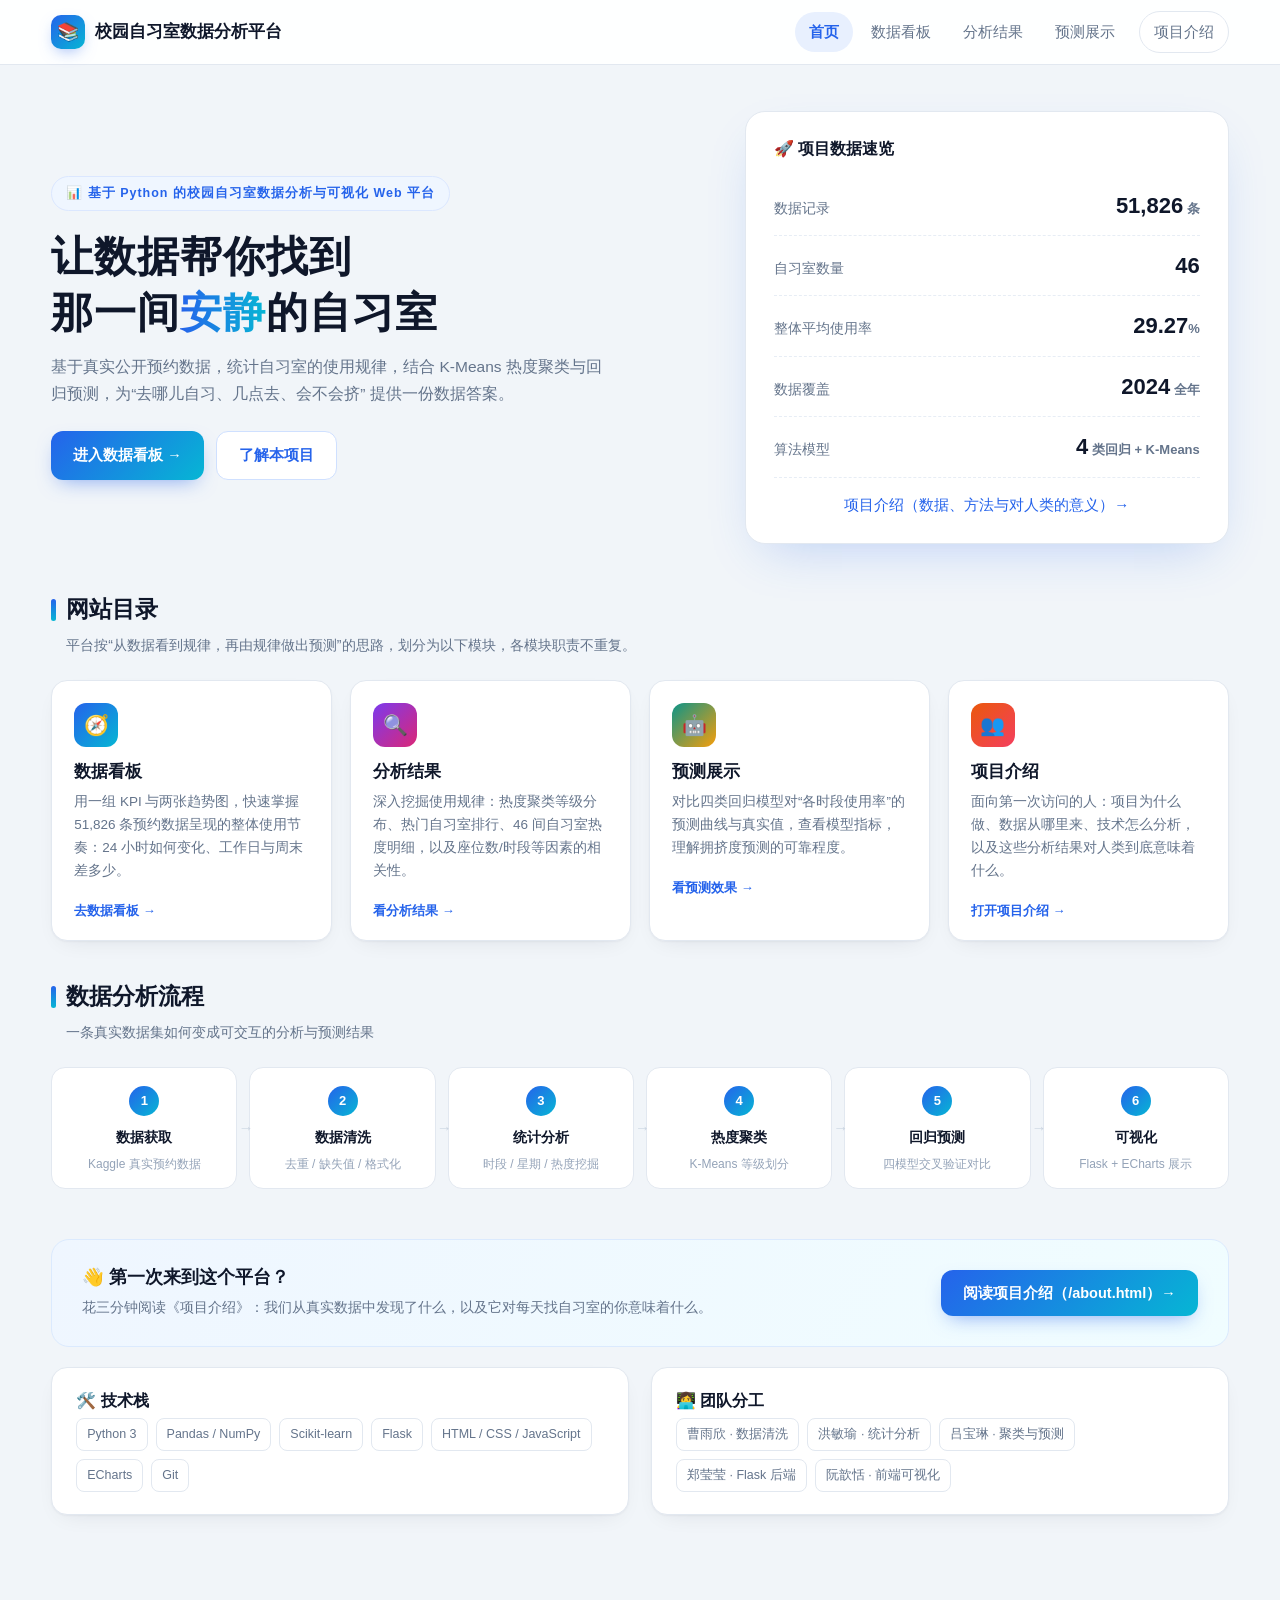
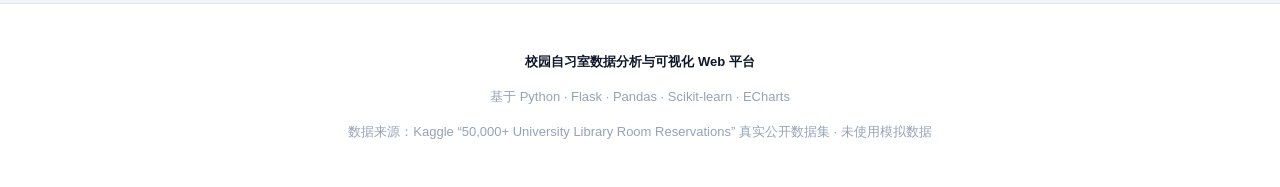
<file: index.html>
<!DOCTYPE html>
<html lang="zh-CN">
<head>
<meta charset="UTF-8">
<meta name="viewport" content="width=device-width, initial-scale=1.0">
<title>首页 · 校园自习室数据分析与可视化平台</title>
<meta name="description" content="基于 Python 与真实公开数据打造的校园自习室数据分析与可视化 Web 平台：数据看板、使用规律分析、拥挤度预测。">
<link rel="stylesheet" href="css/style.css">
<link rel="icon" href="data:,">
</head>
<body>

<header class="topbar">
  <div class="topbar-inner">
    <a class="brand" href="index.html">
      <span class="brand-mark">📚</span>
      <span>校园自习室数据分析平台</span>
    </a>
    <nav class="nav">
      <a href="index.html" class="active">首页</a>
      <a href="dashboard.html">数据看板</a>
      <a href="analysis.html">分析结果</a>
      <a href="prediction.html">预测展示</a>
      <a href="about.html" class="nav-about">项目介绍</a>
    </nav>
  </div>
</header>

<main class="container">

  <!-- Hero -->
  <section class="hero">
    <div>
      <span class="kick">📊 基于 Python 的校园自习室数据分析与可视化 Web 平台</span>
      <h1>让数据帮你找到<br>那一间<em>安静</em>的自习室</h1>
      <p class="lede">
        基于真实公开预约数据，统计自习室的使用规律，结合
        K-Means 热度聚类与回归预测，为“去哪儿自习、几点去、会不会挤”
        提供一份数据答案。
      </p>
      <div class="hero-actions">
        <a class="btn btn-primary" href="dashboard.html">进入数据看板 →</a>
        <a class="btn btn-ghost" href="about.html">了解本项目</a>
      </div>
    </div>

    <aside class="hero-mini">
      <h3>🚀 项目数据速览</h3>
      <div class="hm-row"><span>数据记录</span><strong id="sRecords">51,826<small> 条</small></strong></div>
      <div class="hm-row"><span>自习室数量</span><strong id="sRooms">46<small> 间</small></strong></div>
      <div class="hm-row"><span>整体平均使用率</span><strong id="sAvg">29.27<small>%</small></strong></div>
      <div class="hm-row"><span>数据覆盖</span><strong>2024<small> 全年</small></strong></div>
      <div class="hm-row"><span>算法模型</span><strong>4<small> 类回归 + K-Means</small></strong></div>
      <a class="hm-cta" href="about.html">项目介绍（数据、方法与对人类的意义）→</a>
    </aside>
  </section>

  <!-- 目录 -->
  <section class="section" id="toc">
    <div class="section-head">
      <h2>网站目录</h2>
      <p>平台按“从数据看到规律，再由规律做出预测”的思路，划分为以下模块，各模块职责不重复。</p>
    </div>

    <div class="module-grid">
      <div class="module" style="--m-c1:#2563eb;--m-c2:#06b6d4;">
        <div class="m-icon">🧭</div>
        <h3>数据看板</h3>
        <p>用一组 KPI 与两张趋势图，快速掌握 51,826 条预约数据呈现的整体使用节奏：24 小时如何变化、工作日与周末差多少。</p>
        <a class="go" href="dashboard.html">去数据看板 <span>→</span></a>
      </div>
      <div class="module" style="--m-c1:#7c3aed;--m-c2:#db2777;">
        <div class="m-icon">🔍</div>
        <h3>分析结果</h3>
        <p>深入挖掘使用规律：热度聚类等级分布、热门自习室排行、46 间自习室热度明细，以及座位数/时段等因素的相关性。</p>
        <a class="go" href="analysis.html">看分析结果 <span>→</span></a>
      </div>
      <div class="module" style="--m-c1:#0d9488;--m-c2:#f59e0b;">
        <div class="m-icon">🤖</div>
        <h3>预测展示</h3>
        <p>对比四类回归模型对“各时段使用率”的预测曲线与真实值，查看模型指标，理解拥挤度预测的可靠程度。</p>
        <a class="go" href="prediction.html">看预测效果 <span>→</span></a>
      </div>
      <div class="module" style="--m-c1:#ea580c;--m-c2:#f43f5e;">
        <div class="m-icon">👥</div>
        <h3>项目介绍</h3>
        <p>面向第一次访问的人：项目为什么做、数据从哪里来、技术怎么分析，以及这些分析结果对人类到底意味着什么。</p>
        <a class="go" href="about.html">打开项目介绍 <span>→</span></a>
      </div>
    </div>
  </section>

  <!-- 数据流向 -->
  <section class="section">
    <div class="section-head">
      <h2>数据分析流程</h2>
      <p>一条真实数据集如何变成可交互的分析与预测结果</p>
    </div>
    <div class="steps">
      <div class="step"><div class="s-no">1</div><b>数据获取</b><p>Kaggle 真实预约数据</p></div>
      <div class="step"><div class="s-no">2</div><b>数据清洗</b><p>去重 / 缺失值 / 格式化</p></div>
      <div class="step"><div class="s-no">3</div><b>统计分析</b><p>时段 / 星期 / 热度挖掘</p></div>
      <div class="step"><div class="s-no">4</div><b>热度聚类</b><p>K-Means 等级划分</p></div>
      <div class="step"><div class="s-no">5</div><b>回归预测</b><p>四模型交叉验证对比</p></div>
      <div class="step"><div class="s-no">6</div><b>可视化</b><p>Flask + ECharts 展示</p></div>
    </div>
  </section>

  <!-- 项目速览 + 项目介绍入口 -->
  <section class="section">
    <div class="about-cta">
      <div>
        <h3>👋 第一次来到这个平台？</h3>
        <p>花三分钟阅读《项目介绍》：我们从真实数据中发现了什么，以及它对每天找自习室的你意味着什么。</p>
      </div>
      <a class="btn btn-primary" href="about.html">阅读项目介绍（/about.html）→</a>
    </div>
    <div class="grid2" style="margin-top:20px;">
      <div class="panel">
        <h3 style="font-size:16px;">🛠️ 技术栈</h3>
        <div class="inline-list">
          <span>Python 3</span><span>Pandas / NumPy</span><span>Scikit-learn</span>
          <span>Flask</span><span>HTML / CSS / JavaScript</span><span>ECharts</span><span>Git</span>
        </div>
      </div>
      <div class="panel">
        <h3 style="font-size:16px;">👩‍💻 团队分工</h3>
        <div class="inline-list">
          <span>曹雨欣 · 数据清洗</span><span>洪敏瑜 · 统计分析</span>
          <span>吕宝琳 · 聚类与预测</span><span>郑莹莹 · Flask 后端</span><span>阮歆恬 · 前端可视化</span>
        </div>
      </div>
    </div>
  </section>

</main>

<footer class="footer">
  <p><b>校园自习室数据分析与可视化 Web 平台</b></p>
  <p class="foot-tech">基于 Python · Flask · Pandas · Scikit-learn · ECharts</p>
  <p>数据来源：Kaggle “50,000+ University Library Room Reservations” 真实公开数据集 · 未使用模拟数据</p>
</footer>

<script src="js/index.js"></script>
</body>
</html>
</file>
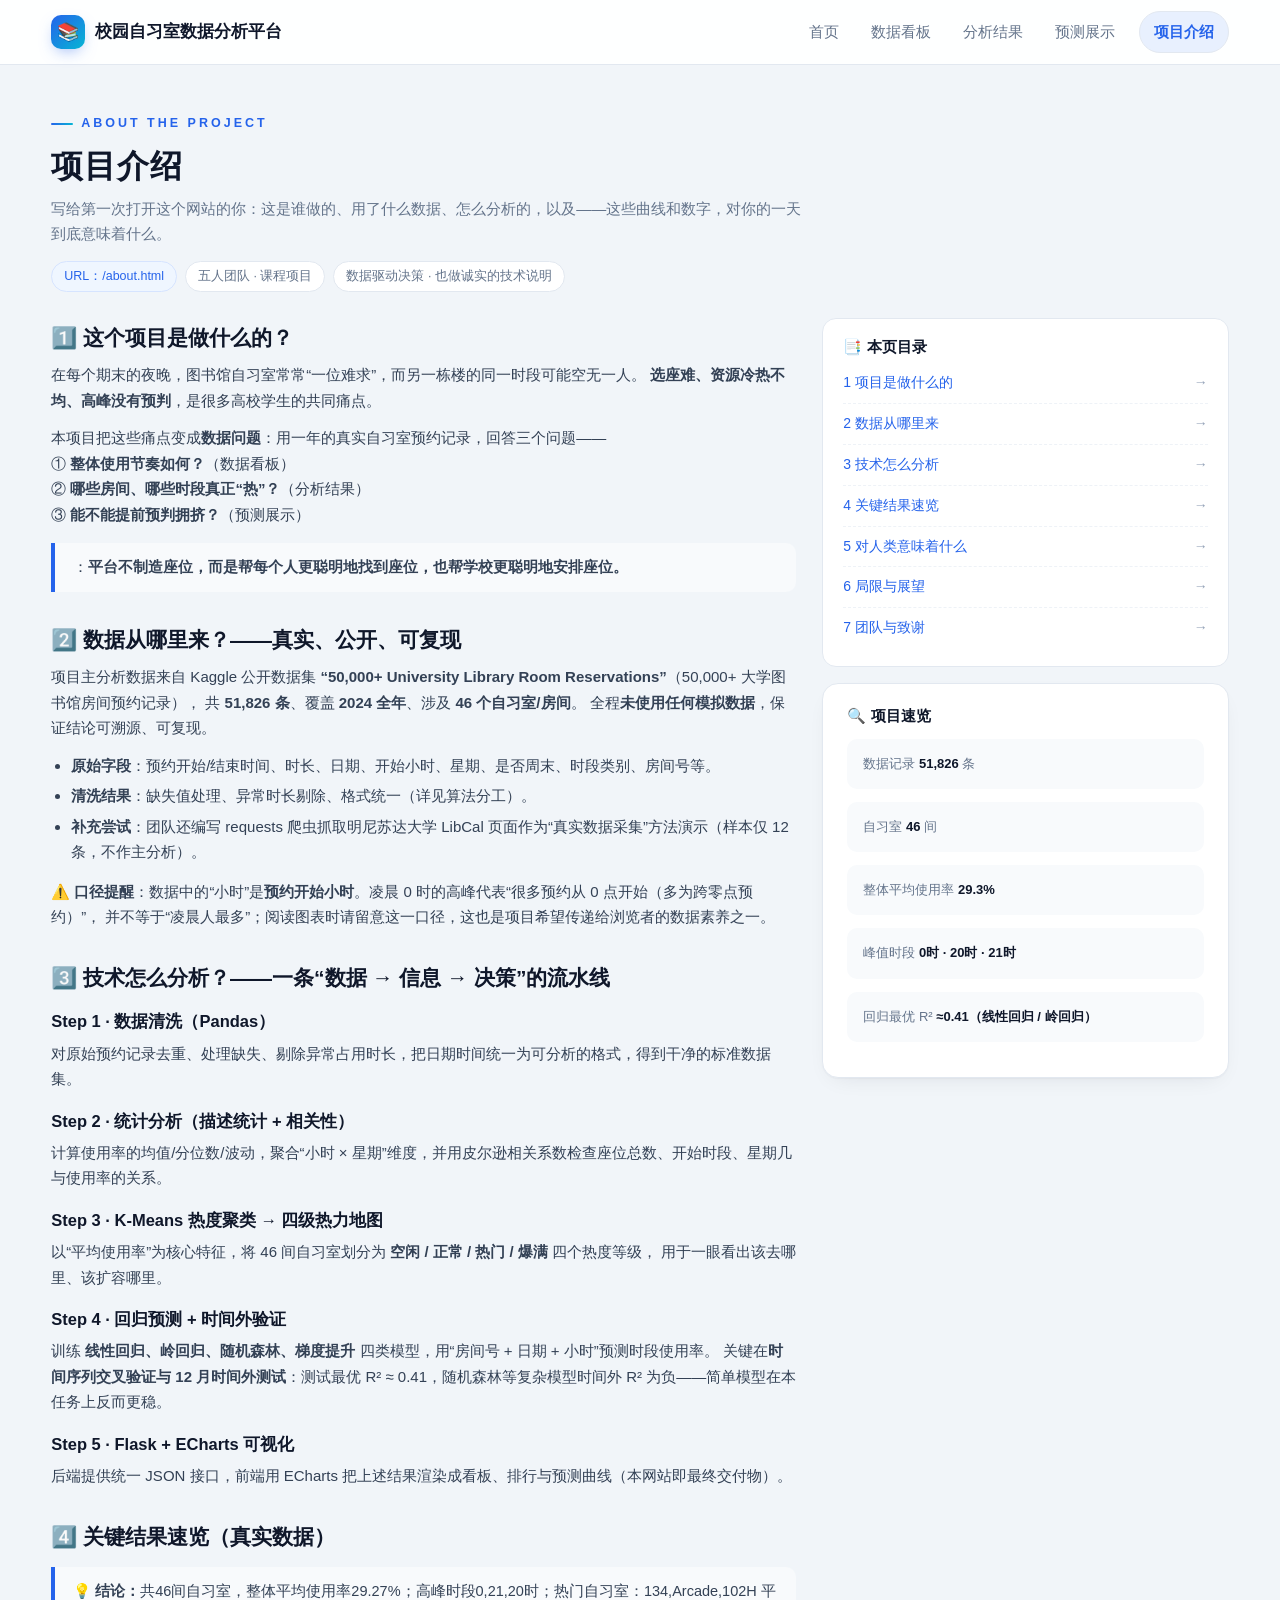
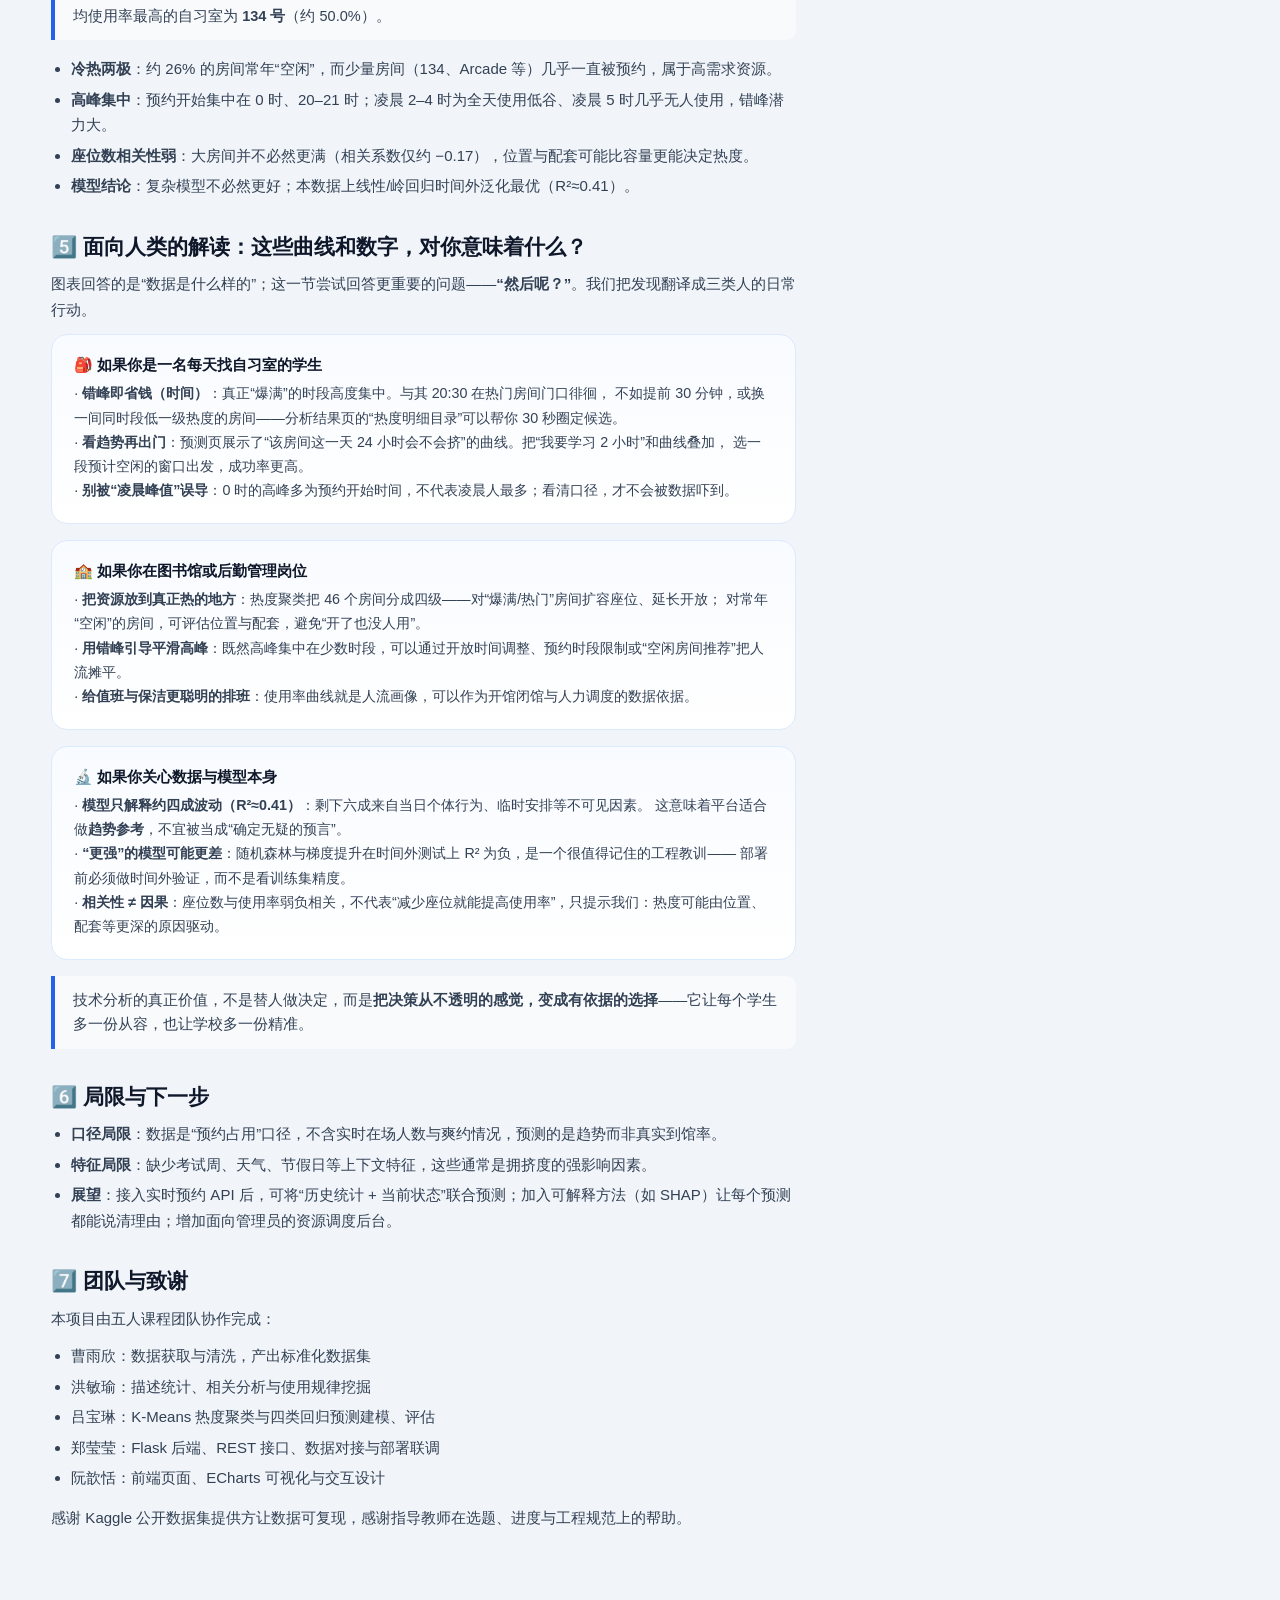
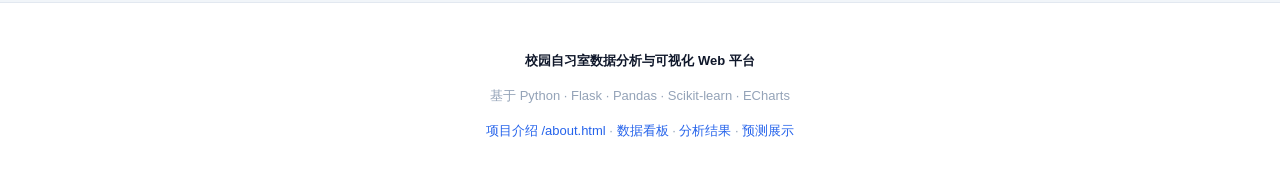
<file: about.html>
<!DOCTYPE html>
<html lang="zh-CN">
<head>
<meta charset="UTF-8">
<meta name="viewport" content="width=device-width, initial-scale=1.0">
<title>项目介绍 · 校园自习室数据分析平台</title>
<meta name="description" content="本平台如何用真实预约数据与机器学习分析自习室使用规律，以及这些分析结果对学生与校园管理的意义。">
<link rel="stylesheet" href="css/style.css">
<link rel="icon" href="data:,">
</head>
<body>

<header class="topbar">
  <div class="topbar-inner">
    <a class="brand" href="index.html">
      <span class="brand-mark">📚</span>
      <span>校园自习室数据分析平台</span>
    </a>
    <nav class="nav">
      <a href="index.html">首页</a>
      <a href="dashboard.html">数据看板</a>
      <a href="analysis.html">分析结果</a>
      <a href="prediction.html">预测展示</a>
      <a href="about.html" class="active nav-about">项目介绍</a>
    </nav>
  </div>
</header>

<main class="container">

  <section class="pagehead">
    <span class="eyebrow">ABOUT THE PROJECT</span>
    <h1>项目介绍</h1>
    <p class="sub">写给第一次打开这个网站的你：这是谁做的、用了什么数据、怎么分析的，以及——这些曲线和数字，对你的一天到底意味着什么。</p>
    <div class="meta">
      <span class="chip blue">URL：/about.html</span>
      <span class="chip">五人团队 · 课程项目</span>
      <span class="chip">数据驱动决策 · 也做诚实的技术说明</span>
    </div>
  </section>

  <div class="about-layout" style="padding-top:18px;">

    <!-- 主内容 -->
    <article class="prose">

      <!-- 项目简介 -->
      <section id="s-intro">
        <h2>1️⃣ 这个项目是做什么的？</h2>
        <p>在每个期末的夜晚，图书馆自习室常常“一位难求”，而另一栋楼的同一时段可能空无一人。
          <b>选座难、资源冷热不均、高峰没有预判</b>，是很多高校学生的共同痛点。</p>
        <p>本项目把这些痛点变成<b>数据问题</b>：用一年的真实自习室预约记录，回答三个问题——<br>
          ① <b>整体使用节奏如何？</b>（数据看板）<br>
          ② <b>哪些房间、哪些时段真正“热”？</b>（分析结果）<br>
          ③ <b>能不能提前预判拥挤？</b>（预测展示）</p>
        <div class="quote">：<b>平台不制造座位，而是帮每个人更聪明地找到座位，也帮学校更聪明地安排座位。</b></div>
      </section>

      <!-- 数据来源 -->
      <section id="s-data" style="margin-top:34px;">
        <h2>2️⃣ 数据从哪里来？——真实、公开、可复现</h2>
        <p>项目主分析数据来自 Kaggle 公开数据集
          <b>“50,000+ University Library Room Reservations”</b>（50,000+ 大学图书馆房间预约记录），
          共 <b>51,826 条</b>、覆盖 <b>2024 全年</b>、涉及 <b>46 个自习室/房间</b>。
          全程<b>未使用任何模拟数据</b>，保证结论可溯源、可复现。</p>
        <ul>
          <li><b>原始字段</b>：预约开始/结束时间、时长、日期、开始小时、星期、是否周末、时段类别、房间号等。</li>
          <li><b>清洗结果</b>：缺失值处理、异常时长剔除、格式统一（详见算法分工）。</li>
          <li><b>补充尝试</b>：团队还编写 requests 爬虫抓取明尼苏达大学 LibCal 页面作为“真实数据采集”方法演示（样本仅 12 条，不作主分析）。</li>
        </ul>
        <p>⚠️ <b>口径提醒</b>：数据中的“小时”是<b>预约开始小时</b>。凌晨 0 时的高峰代表“很多预约从 0 点开始（多为跨零点预约）”，
          并不等于“凌晨人最多”；阅读图表时请留意这一口径，这也是项目希望传递给浏览者的数据素养之一。</p>
      </section>
      <!-- 技术方案 -->
      <section id="s-method" style="margin-top:34px;">
        <h2>3️⃣ 技术怎么分析？——一条“数据 → 信息 → 决策”的流水线</h2>
        <h3>Step 1 · 数据清洗（Pandas）</h3>
        <p>对原始预约记录去重、处理缺失、剔除异常占用时长，把日期时间统一为可分析的格式，得到干净的标准数据集。</p>
        <h3>Step 2 · 统计分析（描述统计 + 相关性）</h3>
        <p>计算使用率的均值/分位数/波动，聚合“小时 × 星期”维度，并用皮尔逊相关系数检查座位总数、开始时段、星期几与使用率的关系。</p>
        <h3>Step 3 · K-Means 热度聚类 → 四级热力地图</h3>
        <p>以“平均使用率”为核心特征，将 46 间自习室划分为 <b>空闲 / 正常 / 热门 / 爆满</b> 四个热度等级，
          用于一眼看出该去哪里、该扩容哪里。</p>
        <h3>Step 4 · 回归预测 + 时间外验证</h3>
        <p>训练 <b>线性回归、岭回归、随机森林、梯度提升</b> 四类模型，用“房间号 + 日期 + 小时”预测时段使用率。
          关键在<b>时间序列交叉验证与 12 月时间外测试</b>：测试最优 R² ≈ 0.41，随机森林等复杂模型时间外 R² 为负——简单模型在本任务上反而更稳。</p>
        <h3>Step 5 · Flask + ECharts 可视化</h3>
        <p>后端提供统一 JSON 接口，前端用 ECharts 把上述结果渲染成看板、排行与预测曲线（本网站即最终交付物）。</p>
      </section>

      <!-- 关键结果 -->
      <section id="s-result" style="margin-top:34px;">
        <h2>4️⃣ 关键结果速览（真实数据）</h2>
        <div class="quote" id="abSummaryQuote">
          <span class="loading">正在读取统计结果…</span>
        </div>
        <ul>
          <li><b>冷热两极</b>：约 26% 的房间常年“空闲”，而少量房间（134、Arcade 等）几乎一直被预约，属于高需求资源。</li>
          <li><b>高峰集中</b>：预约开始集中在 0 时、20–21 时；凌晨 2–4 时为全天使用低谷、凌晨 5 时几乎无人使用，错峰潜力大。</li>
          <li><b>座位数相关性弱</b>：大房间并不必然更满（相关系数仅约 −0.17），位置与配套可能比容量更能决定热度。</li>
          <li><b>模型结论</b>：复杂模型不必然更好；本数据上线性/岭回归时间外泛化最优（R²≈0.41）。</li>
        </ul>
      </section>
      <!-- 面向人类的解读 -->
      <section id="s-human" style="margin-top:34px;">
        <h2>5️⃣ 面向人类的解读：这些曲线和数字，对你意味着什么？</h2>
        <p>图表回答的是“数据是什么样的”；这一节尝试回答更重要的问题——<b>“然后呢？”</b>。我们把发现翻译成三类人的日常行动。</p>

        <div class="human-card">
          <h4>🎒 如果你是一名每天找自习室的学生</h4>
          <p>· <b>错峰即省钱（时间）</b>：真正“爆满”的时段高度集中。与其 20:30 在热门房间门口徘徊，
            不如提前 30 分钟，或换一间同时段低一级热度的房间——分析结果页的“热度明细目录”可以帮你 30 秒圈定候选。<br>
            · <b>看趋势再出门</b>：预测页展示了“该房间这一天 24 小时会不会挤”的曲线。把“我要学习 2 小时”和曲线叠加，
            选一段预计空闲的窗口出发，成功率更高。<br>
            · <b>别被“凌晨峰值”误导</b>：0 时的高峰多为预约开始时间，不代表凌晨人最多；看清口径，才不会被数据吓到。</p>
        </div>

        <div class="human-card">
          <h4>🏫 如果你在图书馆或后勤管理岗位</h4>
          <p>· <b>把资源放到真正热的地方</b>：热度聚类把 46 个房间分成四级——对“爆满/热门”房间扩容座位、延长开放；
            对常年“空闲”的房间，可评估位置与配套，避免“开了也没人用”。<br>
            · <b>用错峰引导平滑高峰</b>：既然高峰集中在少数时段，可以通过开放时间调整、预约时段限制或“空闲房间推荐”把人流摊平。<br>
            · <b>给值班与保洁更聪明的排班</b>：使用率曲线就是人流画像，可以作为开馆闭馆与人力调度的数据依据。</p>
        </div>

        <div class="human-card">
          <h4>🔬 如果你关心数据与模型本身</h4>
          <p>· <b>模型只解释约四成波动（R²≈0.41）</b>：剩下六成来自当日个体行为、临时安排等不可见因素。
            这意味着平台适合做<b>趋势参考</b>，不宜被当成“确定无疑的预言”。<br>
            · <b>“更强”的模型可能更差</b>：随机森林与梯度提升在时间外测试上 R² 为负，是一个很值得记住的工程教训——
            部署前必须做时间外验证，而不是看训练集精度。<br>
            · <b>相关性 ≠ 因果</b>：座位数与使用率弱负相关，不代表“减少座位就能提高使用率”，只提示我们：热度可能由位置、配套等更深的原因驱动。</p>
        </div>

        <div class="quote">技术分析的真正价值，不是替人做决定，而是<b>把决策从不透明的感觉，变成有依据的选择</b>——它让每个学生多一份从容，也让学校多一份精准。</div>
      </section>

      <!-- 局限与展望 -->
      <section id="s-limit" style="margin-top:34px;">
        <h2>6️⃣ 局限与下一步</h2>
        <ul>
          <li><b>口径局限</b>：数据是“预约占用”口径，不含实时在场人数与爽约情况，预测的是趋势而非真实到馆率。</li>
          <li><b>特征局限</b>：缺少考试周、天气、节假日等上下文特征，这些通常是拥挤度的强影响因素。</li>
          <li><b>展望</b>：接入实时预约 API 后，可将“历史统计 + 当前状态”联合预测；加入可解释方法（如 SHAP）让每个预测都能说清理由；增加面向管理员的资源调度后台。</li>
        </ul>
      </section>

      <!-- 团队 -->
      <section id="s-team" style="margin-top:34px;">
        <h2>7️⃣ 团队与致谢</h2>
        <p>本项目由五人课程团队协作完成：</p>
        <ul>
          <li>曹雨欣：数据获取与清洗，产出标准化数据集</li>
          <li>洪敏瑜：描述统计、相关分析与使用规律挖掘</li>
          <li>吕宝琳：K-Means 热度聚类与四类回归预测建模、评估</li>
          <li>郑莹莹：Flask 后端、REST 接口、数据对接与部署联调</li>
          <li>阮歆恬：前端页面、ECharts 可视化与交互设计</li>
        </ul>
        <p>感谢 Kaggle 公开数据集提供方让数据可复现，感谢指导教师在选题、进度与工程规范上的帮助。</p>
      </section>


    </article>

    <!-- 右侧目录卡 -->
    <aside class="sticky">
      <div class="toc-card">
        <h3 style="font-size:15px;">📑 本页目录</h3>
        <a href="#s-intro">1 项目是做什么的<span>→</span></a>
        <a href="#s-data">2 数据从哪里来<span>→</span></a>
        <a href="#s-method">3 技术怎么分析<span>→</span></a>
        <a href="#s-result">4 关键结果速览<span>→</span></a>
        <a href="#s-human">5 对人类意味着什么<span>→</span></a>
        <a href="#s-limit">6 局限与展望<span>→</span></a>
        <a href="#s-team">7 团队与致谢<span>→</span></a>
      </div>
      <div class="panel" style="margin-top:16px;">
        <h3 style="font-size:15px;">🔍 项目速览</h3>
        <p class="mini-note">数据记录 <b id="abRecs">…</b> 条</p>
        <p class="mini-note">自习室 <b id="abRooms">…</b> 间</p>
        <p class="mini-note">整体平均使用率 <b id="abAvg">…</b></p>
        <p class="mini-note">峰值时段 <b id="abPeak">…</b></p>
        <p class="mini-note">回归最优 R² <b id="abR2">≈0.41</b></p>
      </div>
    </aside>

  </div>
</main>

<footer class="footer">
  <p><b>校园自习室数据分析与可视化 Web 平台</b></p>
  <p class="foot-tech">基于 Python · Flask · Pandas · Scikit-learn · ECharts</p>
  <p><a href="about.html">项目介绍 /about.html</a> · <a href="dashboard.html">数据看板</a> · <a href="analysis.html">分析结果</a> · <a href="prediction.html">预测展示</a></p>
</footer>

<script src="js/about.js"></script>
</body>
</html>
</file>
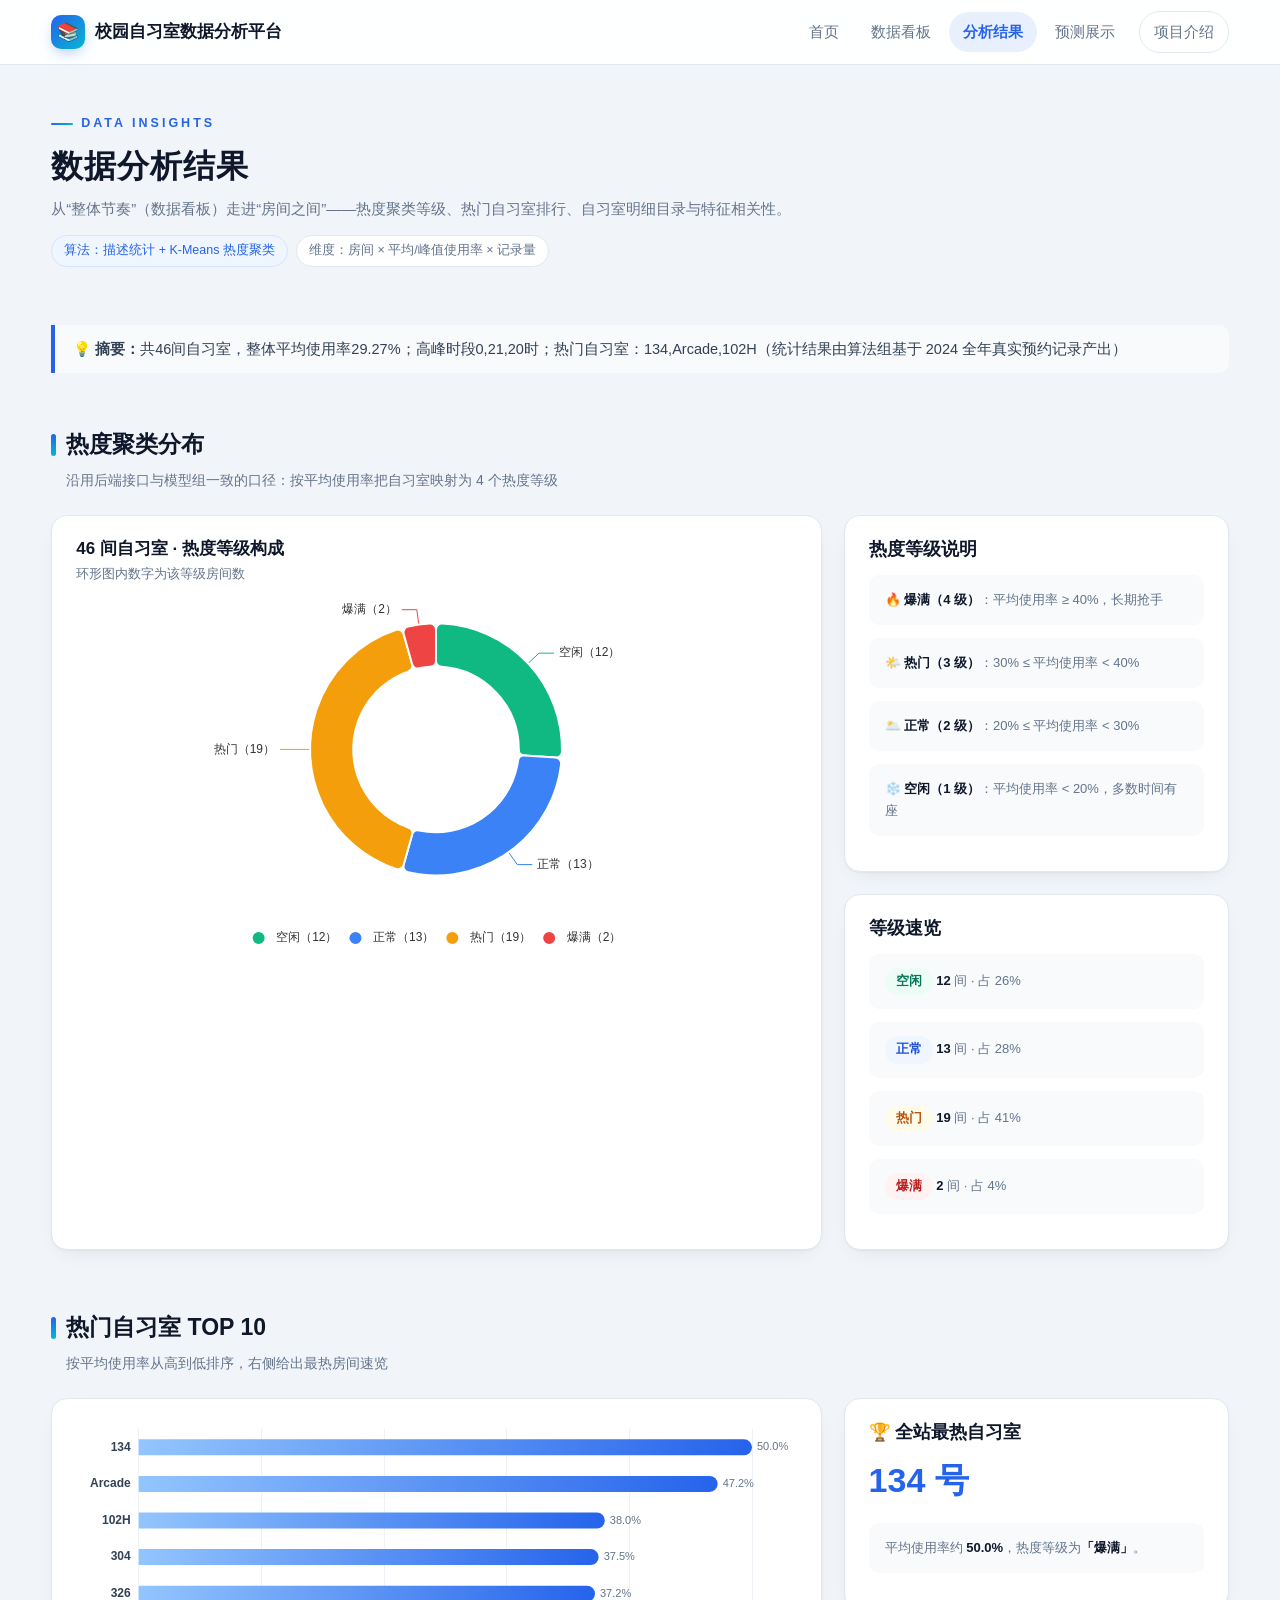
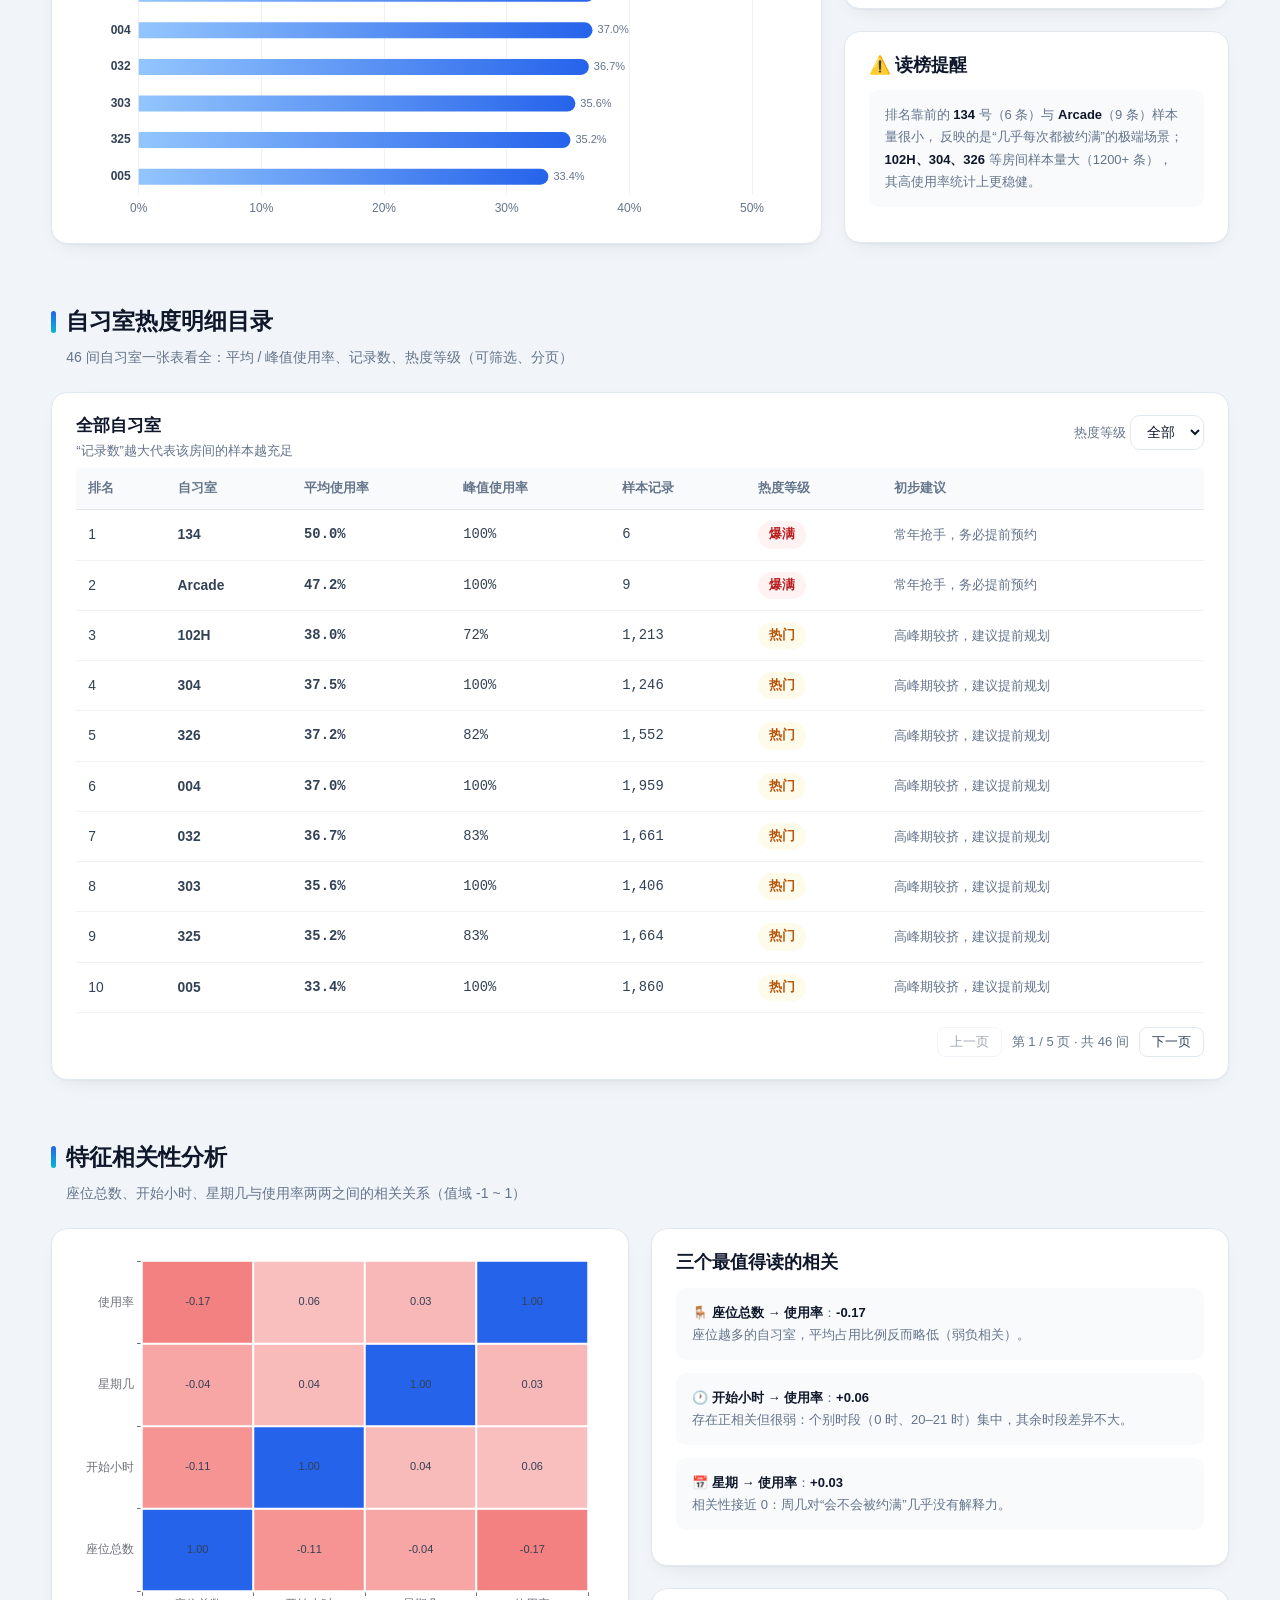
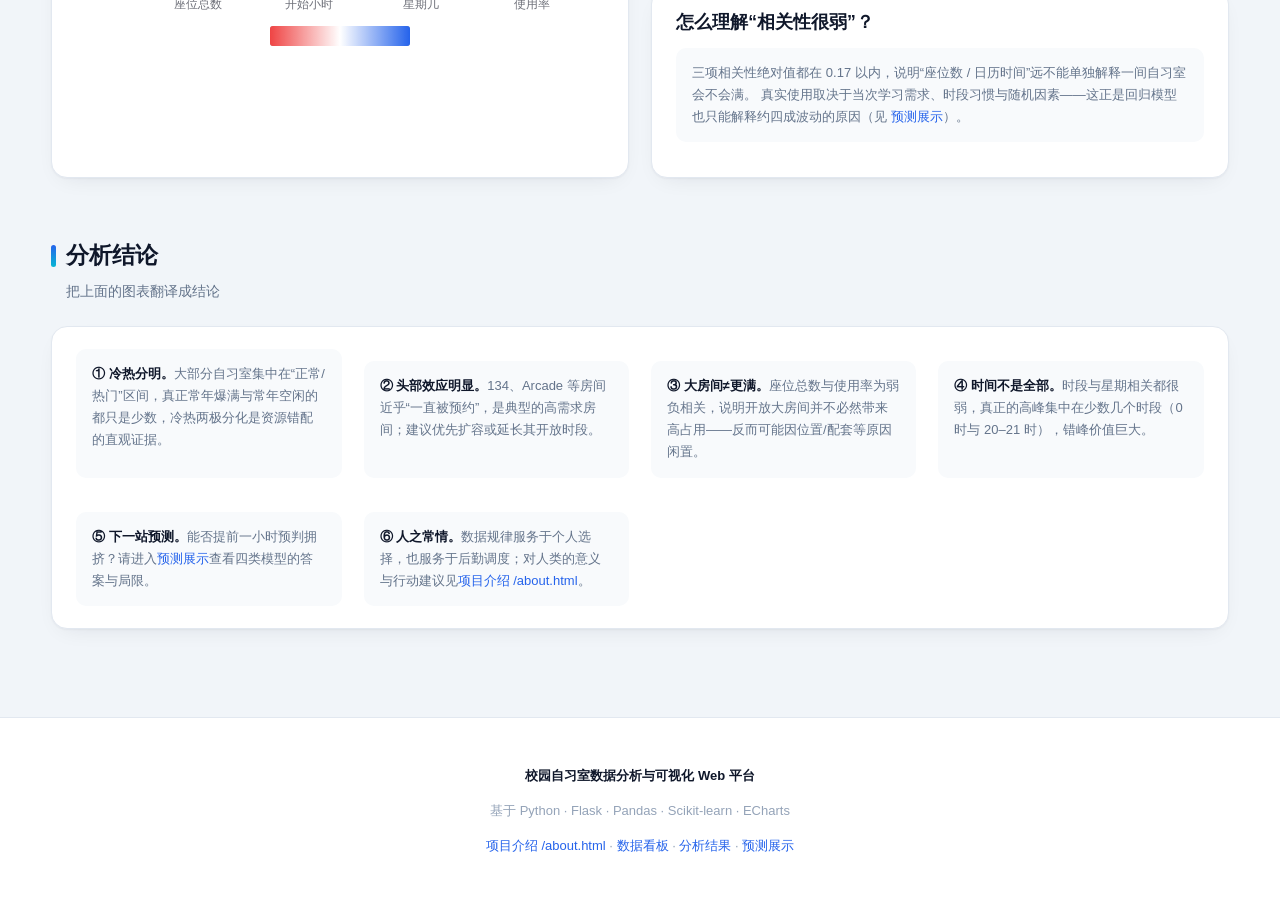
<file: analysis.html>
<!DOCTYPE html>
<html lang="zh-CN">
<head>
<meta charset="UTF-8">
<meta name="viewport" content="width=device-width, initial-scale=1.0">
<title>分析结果 · 校园自习室数据分析平台</title>
<link rel="stylesheet" href="css/style.css">
<link rel="icon" href="data:,">
</head>
<body>

<header class="topbar">
  <div class="topbar-inner">
    <a class="brand" href="index.html">
      <span class="brand-mark">📚</span>
      <span>校园自习室数据分析平台</span>
    </a>
    <nav class="nav">
      <a href="index.html">首页</a>
      <a href="dashboard.html">数据看板</a>
      <a href="analysis.html" class="active">分析结果</a>
      <a href="prediction.html">预测展示</a>
      <a href="about.html" class="nav-about">项目介绍</a>
    </nav>
  </div>
</header>

<main class="container">

  <section class="pagehead">
    <span class="eyebrow">DATA INSIGHTS</span>
    <h1>数据分析结果</h1>
    <p class="sub">从“整体节奏”（数据看板）走进“房间之间”——热度聚类等级、热门自习室排行、自习室明细目录与特征相关性。</p>
    <div class="meta">
      <span class="chip blue">算法：描述统计 + K-Means 热度聚类</span>
      <span class="chip">维度：房间 × 平均/峰值使用率 × 记录量</span>
    </div>
  </section>

  <!-- 摘要 -->
  <section class="section">
    <div class="quote" id="aSummaryWrap">
      <span class="loading">正在读取分析摘要…</span>
    </div>
  </section>

  <!-- 01 热度聚类分布 -->
  <section class="section">
    <div class="section-head">
      <h2>热度聚类分布</h2>
      <p>沿用后端接口与模型组一致的口径：按平均使用率把自习室映射为 4 个热度等级</p>
    </div>

    <div class="grid31">
      <div class="panel">
        <div class="panel-head">
          <div>
            <h3>46 间自习室 · 热度等级构成</h3>
            <p class="panel-sub">环形图内数字为该等级房间数</p>
          </div>
        </div>
        <div id="clusterChart" class="chart" style="height:360px;"></div>
      </div>

      <div>
        <div class="panel">
          <h3>热度等级说明</h3>
          <p class="mini-note">🔥 <b>爆满（4 级）</b>：平均使用率 ≥ 40%，长期抢手</p>
          <p class="mini-note">🌤️ <b>热门（3 级）</b>：30% ≤ 平均使用率 &lt; 40%</p>
          <p class="mini-note">🌥️ <b>正常（2 级）</b>：20% ≤ 平均使用率 &lt; 30%</p>
          <p class="mini-note">❄️ <b>空闲（1 级）</b>：平均使用率 &lt; 20%，多数时间有座</p>
        </div>
        <div class="panel">
          <h3>等级速览</h3>
          <div id="lvlStats" class="loading">计算中…</div>
        </div>
      </div>
    </div>
  </section>

  <!-- 02 热门 TOP10 -->
  <section class="section">
    <div class="section-head">
      <h2>热门自习室 TOP 10</h2>
      <p>按平均使用率从高到低排序，右侧给出最热房间速览</p>
    </div>
    <div class="grid31">
      <div class="panel">
        <div id="topBarChart" class="chart" style="height:400px;"></div>
      </div>
      <div>
        <div class="panel">
          <h3>🏆 全站最热自习室</h3>
          <p style="font-size:34px;font-weight:800;color:#2563eb;margin:4px 0;" id="firstRoom">…</p>
          <p class="mini-note">平均使用率约 <b id="firstRoomVal">…</b>，热度等级为<b id="firstRoomLvl">…</b>。</p>
        </div>
        <div class="panel">
          <h3>⚠️ 读榜提醒</h3>
          <p class="mini-note">排名靠前的 <b>134</b> 号（6 条）与 <b>Arcade</b>（9 条）样本量很小，
            反映的是“几乎每次都被约满”的极端场景；<b>102H、304、326</b> 等房间样本量大（1200+ 条），
            其高使用率统计上更稳健。</p>
        </div>
      </div>
    </div>
  </section>

  <!-- 03 全部自习室热度明细（可检索目录） -->
  <section class="section">
    <div class="section-head">
      <h2>自习室热度明细目录</h2>
      <p>46 间自习室一张表看全：平均 / 峰值使用率、记录数、热度等级（可筛选、分页）</p>
    </div>
    <div class="panel">
      <div class="panel-head">
        <div>
          <h3>全部自习室</h3>
          <p class="panel-sub">“记录数”越大代表该房间的样本越充足</p>
        </div>
        <div class="panel-tools">
          <label style="font-size:13px;color:#64748b;">热度等级
            <select id="levelFilter">
              <option value="all">全部</option>
              <option value="1">空闲</option>
              <option value="2">正常</option>
              <option value="3">热门</option>
              <option value="4">爆满</option>
            </select>
          </label>
        </div>
      </div>
      <div class="table-wrap">
        <table class="data">
          <thead>
            <tr>
              <th>排名</th><th>自习室</th><th>平均使用率</th><th>峰值使用率</th>
              <th>样本记录</th><th>热度等级</th><th>初步建议</th>
            </tr>
          </thead>
          <tbody id="roomTableBody">
            <tr><td colspan="7" class="loading">正在读取热度数据…</td></tr>
          </tbody>
        </table>
      </div>
      <div class="pagination">
        <button id="prevPage">上一页</button>
        <span id="pageInfo">…</span>
        <button id="nextPage">下一页</button>
      </div>
    </div>
  </section>

  <!-- 04 特征相关性分析 -->
  <section class="section">
    <div class="section-head">
      <h2>特征相关性分析</h2>
      <p>座位总数、开始小时、星期几与使用率两两之间的相关关系（值域 -1 ~ 1）</p>
    </div>
    <div class="grid2">
      <div class="panel">
        <div id="corrChart" class="chart" style="height:400px;"></div>
      </div>
      <div>
        <div class="panel">
          <h3>三个最值得读的相关</h3>
          <p class="mini-note">🪑 <b>座位总数 → 使用率</b>：<b id="c1">…</b><br>
            座位越多的自习室，平均占用比例反而略低（弱负相关）。</p>
          <p class="mini-note">🕐 <b>开始小时 → 使用率</b>：<b id="c2">…</b><br>
            存在正相关但很弱：个别时段（0 时、20–21 时）集中，其余时段差异不大。</p>
          <p class="mini-note">📅 <b>星期 → 使用率</b>：<b id="c3">…</b><br>
            相关性接近 0：周几对“会不会被约满”几乎没有解释力。</p>
        </div>
        <div class="panel">
          <h3>怎么理解“相关性很弱”？</h3>
          <p class="mini-note">三项相关性绝对值都在 0.17 以内，说明“座位数 / 日历时间”远不能单独解释一间自习室会不会满。
            真实使用取决于当次学习需求、时段习惯与随机因素——这正是回归模型也只能解释约四成波动的原因（见
            <a href="prediction.html">预测展示</a>）。</p>
        </div>
      </div>
    </div>
  </section>

  <!-- 05 结论 -->
  <section class="section">
    <div class="section-head">
      <h2>分析结论</h2>
      <p>把上面的图表翻译成结论</p>
    </div>
    <div class="panel">
      <div class="grid2" style="grid-template-columns:repeat(auto-fit,minmax(250px,1fr));">
        <div class="mini-note"><b>① 冷热分明。</b>大部分自习室集中在“正常/热门”区间，真正常年爆满与常年空闲的都只是少数，冷热两极分化是资源错配的直观证据。</div>
        <div class="mini-note"><b>② 头部效应明显。</b>134、Arcade 等房间近乎“一直被预约”，是典型的高需求房间；建议优先扩容或延长其开放时段。</div>
        <div class="mini-note"><b>③ 大房间≠更满。</b>座位总数与使用率为弱负相关，说明开放大房间并不必然带来高占用——反而可能因位置/配套等原因闲置。</div>
        <div class="mini-note"><b>④ 时间不是全部。</b>时段与星期相关都很弱，真正的高峰集中在少数几个时段（0 时与 20–21 时），错峰价值巨大。</div>
        <div class="mini-note"><b>⑤ 下一站预测。</b>能否提前一小时预判拥挤？请进入<a href="prediction.html">预测展示</a>查看四类模型的答案与局限。</div>
        <div class="mini-note"><b>⑥ 人之常情。</b>数据规律服务于个人选择，也服务于后勤调度；对人类的意义与行动建议见<a href="about.html">项目介绍 /about.html</a>。</div>
      </div>
    </div>
  </section>

</main>

<footer class="footer">
  <p><b>校园自习室数据分析与可视化 Web 平台</b></p>
  <p class="foot-tech">基于 Python · Flask · Pandas · Scikit-learn · ECharts</p>
  <p><a href="about.html">项目介绍 /about.html</a> · <a href="dashboard.html">数据看板</a> · <a href="analysis.html">分析结果</a> · <a href="prediction.html">预测展示</a></p>
</footer>

<script src="vendor/echarts.min.js"></script>
<script src="js/analysis.js"></script>
</body>
</html>
</file>
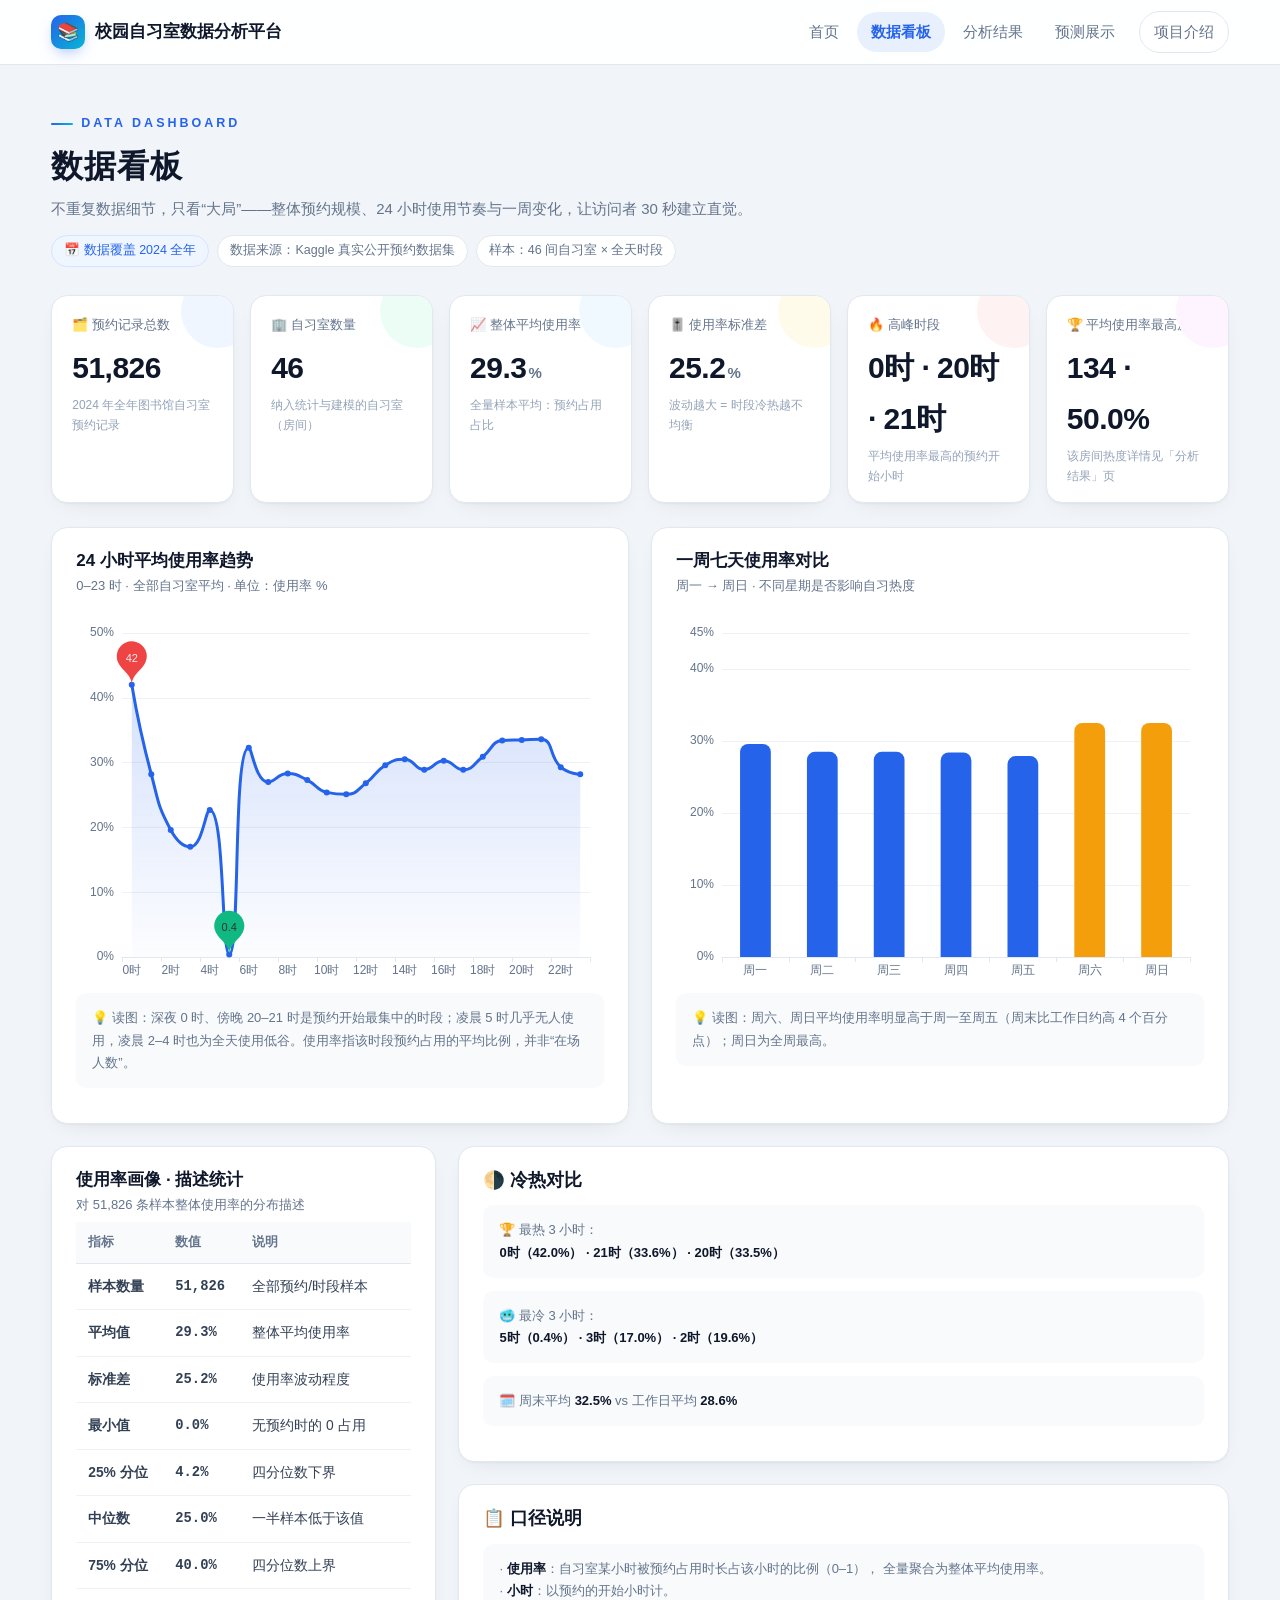
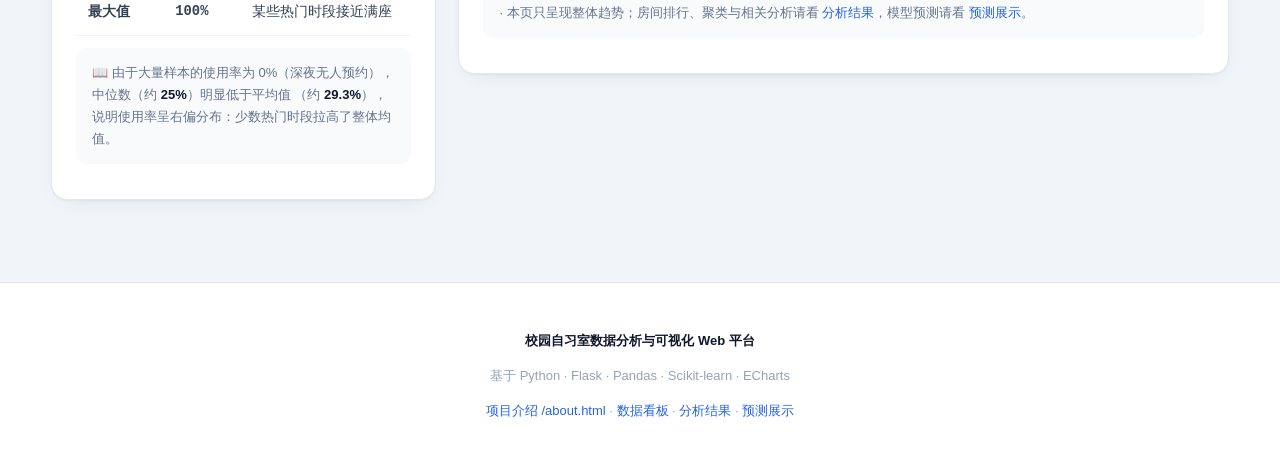
<file: dashboard.html>
<!DOCTYPE html>
<html lang="zh-CN">
<head>
<meta charset="UTF-8">
<meta name="viewport" content="width=device-width, initial-scale=1.0">
<title>数据看板 · 校园自习室数据分析平台</title>
<link rel="stylesheet" href="css/style.css">
<link rel="icon" href="data:,">
</head>
<body>

<header class="topbar">
  <div class="topbar-inner">
    <a class="brand" href="index.html">
      <span class="brand-mark">📚</span>
      <span>校园自习室数据分析平台</span>
    </a>
    <nav class="nav">
      <a href="index.html">首页</a>
      <a href="dashboard.html" class="active">数据看板</a>
      <a href="analysis.html">分析结果</a>
      <a href="prediction.html">预测展示</a>
      <a href="about.html" class="nav-about">项目介绍</a>
    </nav>
  </div>
</header>

<main class="container">

  <section class="pagehead">
    <span class="eyebrow">DATA DASHBOARD</span>
    <h1>数据看板</h1>
    <p class="sub">不重复数据细节，只看“大局”——整体预约规模、24 小时使用节奏与一周变化，让访问者 30 秒建立直觉。</p>
    <div class="meta">
      <span class="chip blue">📅 数据覆盖 2024 全年</span>
      <span class="chip">数据来源：Kaggle 真实公开预约数据集</span>
      <span class="chip">样本：46 间自习室 × 全天时段</span>
    </div>
  </section>

  <!-- 核心指标 -->
  <section class="kpis">
    <div class="kpi" style="--kpi-bg:#eff6ff;">
      <div class="k-label">🗂️ 预约记录总数</div>
      <div class="k-value" id="kRecords">…</div>
      <div class="k-desc">2024 年全年图书馆自习室预约记录</div>
    </div>
    <div class="kpi" style="--kpi-bg:#ecfdf5;">
      <div class="k-label">🏢 自习室数量</div>
      <div class="k-value" id="kRooms">…</div>
      <div class="k-desc">纳入统计与建模的自习室（房间）</div>
    </div>
    <div class="kpi" style="--kpi-bg:#f0f9ff;">
      <div class="k-label">📈 整体平均使用率</div>
      <div class="k-value" id="kAvg">…</div>
      <div class="k-desc">全量样本平均：预约占用占比</div>
    </div>
    <div class="kpi" style="--kpi-bg:#fffbeb;">
      <div class="k-label">🎚️ 使用率标准差</div>
      <div class="k-value" id="kStd">…</div>
      <div class="k-desc">波动越大 = 时段冷热越不均衡</div>
    </div>
    <div class="kpi" style="--kpi-bg:#fef2f2;">
      <div class="k-label">🔥 高峰时段</div>
      <div class="k-value" id="kPeak">…</div>
      <div class="k-desc">平均使用率最高的预约开始小时</div>
    </div>
    <div class="kpi" style="--kpi-bg:#fdf4ff;">
      <div class="k-label">🏆 平均使用率最高房间</div>
      <div class="k-value" id="kTop">…</div>
      <div class="k-desc">该房间热度详情见「分析结果」页</div>
    </div>
  </section>

  <!-- 总体趋势 -->
  <section class="grid2">
    <div class="panel">
      <div class="panel-head">
        <div>
          <h3>24 小时平均使用率趋势</h3>
          <p class="panel-sub">0–23 时 · 全部自习室平均 · 单位：使用率 %</p>
        </div>
      </div>
      <div id="hourChart" class="chart"></div>
      <p class="mini-note" style="margin-top:10px;">💡 读图：深夜 0 时、傍晚 20–21 时是预约开始最集中的时段；凌晨 5 时几乎无人使用，凌晨 2–4 时也为全天使用低谷。使用率指该时段预约占用的平均比例，并非“在场人数”。</p>
    </div>
    <div class="panel">
      <div class="panel-head">
        <div>
          <h3>一周七天使用率对比</h3>
          <p class="panel-sub">周一 → 周日 · 不同星期是否影响自习热度</p>
        </div>
      </div>
      <div id="weekChart" class="chart"></div>
      <p class="mini-note" style="margin-top:10px;">💡 读图：周六、周日平均使用率明显高于周一至周五（周末比工作日约高 4 个百分点）；周日为全周最高。</p>
    </div>
  </section>

    <!-- 使用率画像 + 口径说明 -->
  <section class="grid13">
    <div class="panel">
      <div class="panel-head">
        <div>
          <h3>使用率画像 · 描述统计</h3>
          <p class="panel-sub">对 51,826 条样本整体使用率的分布描述</p>
        </div>
      </div>
      <div class="table-wrap">
        <table class="data">
          <thead><tr><th>指标</th><th>数值</th><th>说明</th></tr></thead>
          <tbody id="statBody">
            <tr><td colspan="3" class="loading">正在读取统计数据…</td></tr>
          </tbody>
        </table>
      </div>
      <p class="mini-note" style="margin-top:12px;">
        📖 由于大量样本的使用率为 0%（深夜无人预约），中位数（约 <b id="medVal">25%</b>）明显低于平均值
        （约 <b id="meanVal">29%</b>），说明使用率呈右偏分布：少数热门时段拉高了整体均值。
      </p>
    </div>

    <div>
      <div class="panel">
        <h3>🌗 冷热对比</h3>
        <p class="mini-note">🏆 最热 3 小时：<br><b id="topHours">…</b></p>
        <p class="mini-note">🥶 最冷 3 小时：<br><b id="lowHours">…</b></p>
        <p class="mini-note">🗓️ 周末平均 <b id="weekendAvg">…</b> vs 工作日平均 <b id="weekdayAvg">…</b></p>
      </div>
      <div class="panel">
        <h3>📋 口径说明</h3>
        <p class="mini-note">
          · <b>使用率</b>：自习室某小时被预约占用时长占该小时的比例（0–1），
          全量聚合为整体平均使用率。<br>
          · <b>小时</b>：以预约的开始小时计。<br>
          · 本页只呈现整体趋势；房间排行、聚类与相关分析请看
          <a href="analysis.html">分析结果</a>，模型预测请看
          <a href="prediction.html">预测展示</a>。
        </p>
      </div>
    </div>
  </section>


</main>

<footer class="footer">
  <p><b>校园自习室数据分析与可视化 Web 平台</b></p>
  <p class="foot-tech">基于 Python · Flask · Pandas · Scikit-learn · ECharts</p>
  <p><a href="about.html">项目介绍 /about.html</a> · <a href="dashboard.html">数据看板</a> · <a href="analysis.html">分析结果</a> · <a href="prediction.html">预测展示</a></p>
</footer>

<script src="vendor/echarts.min.js"></script>
<script src="js/dashboard.js"></script>
</body>
</html>
</file>
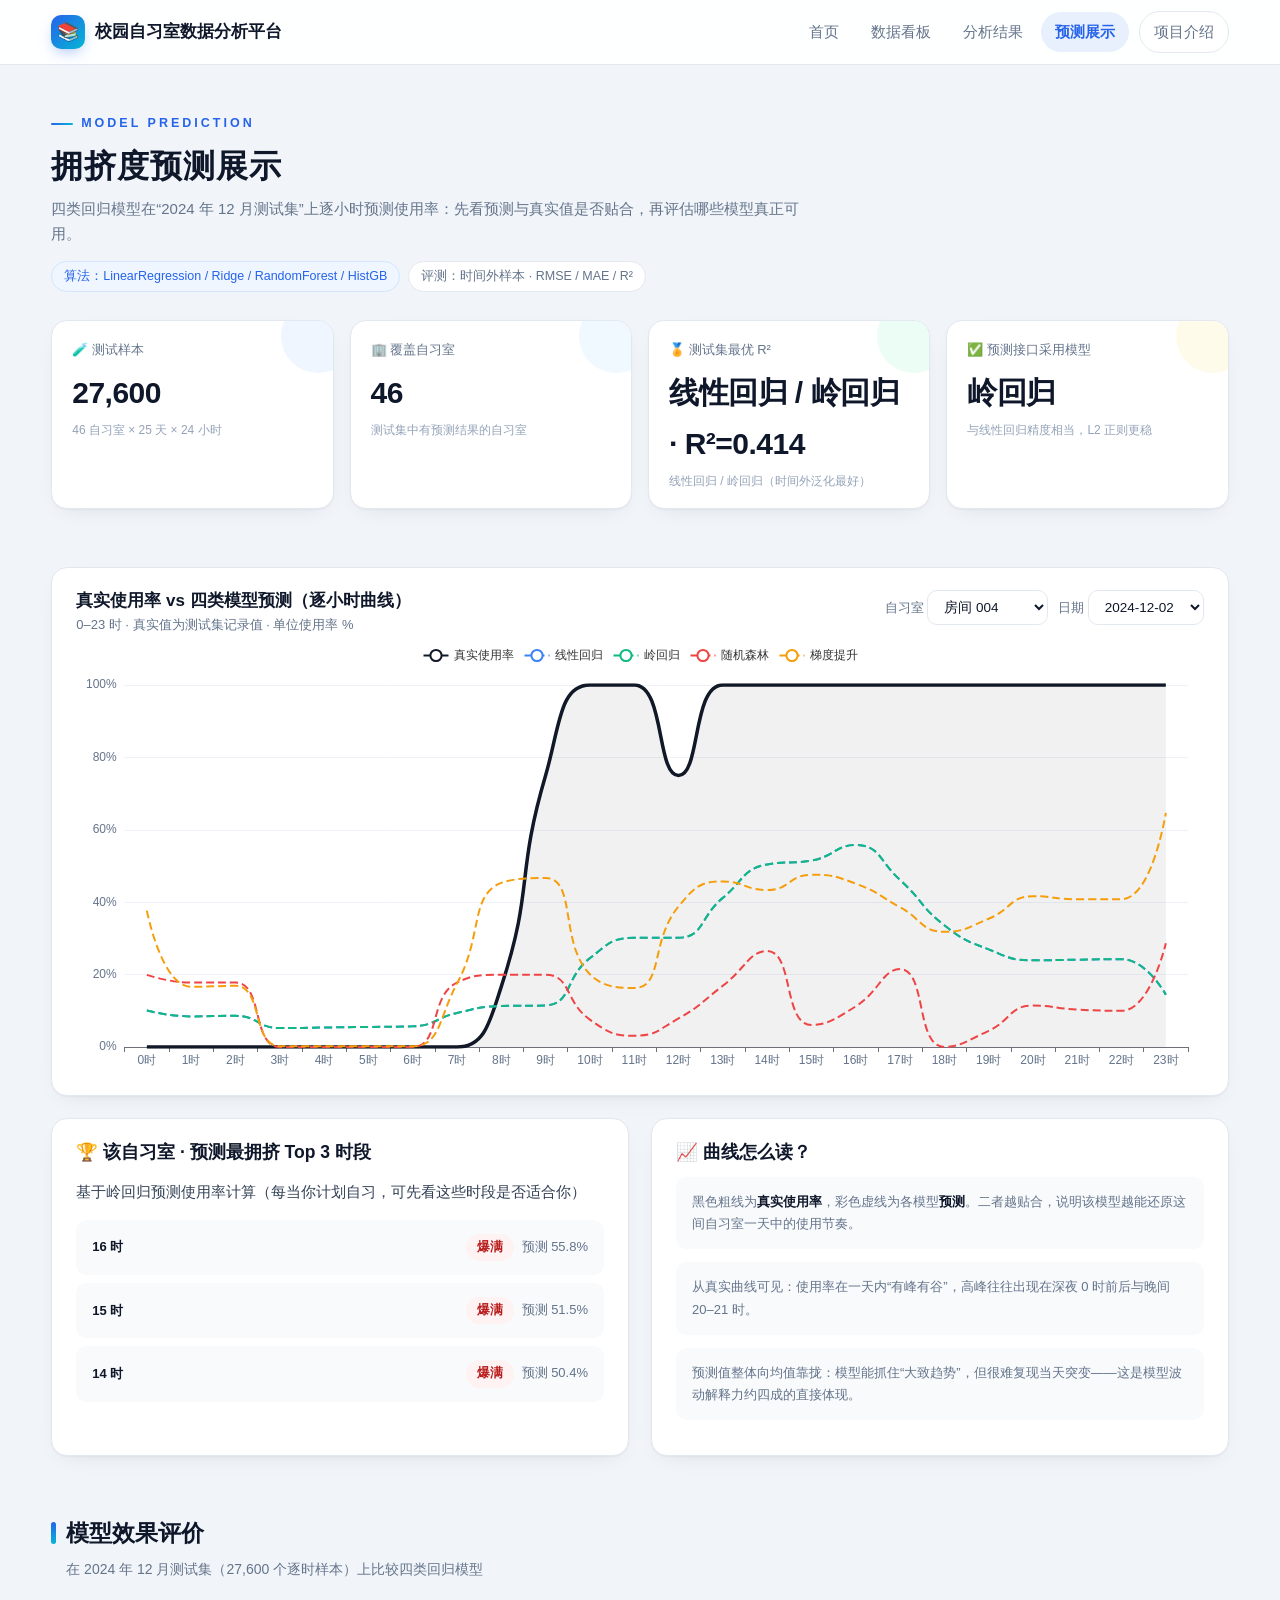
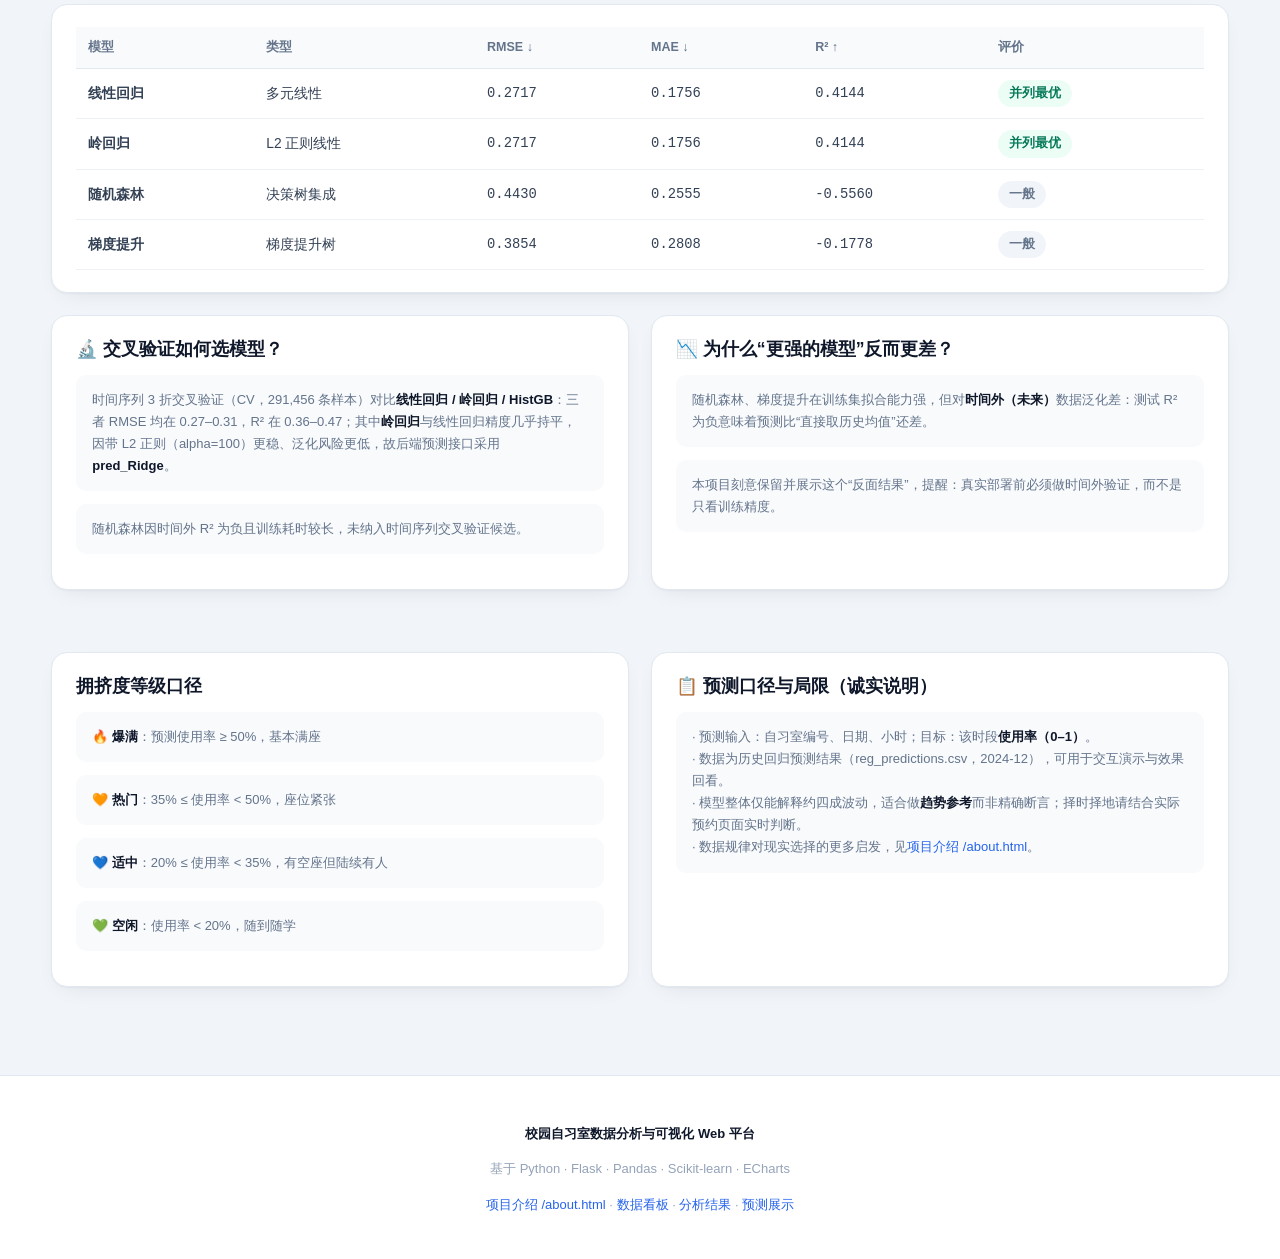
<file: prediction.html>
<!DOCTYPE html>
<html lang="zh-CN">
<head>
<meta charset="UTF-8">
<meta name="viewport" content="width=device-width, initial-scale=1.0">
<title>预测展示 · 校园自习室数据分析平台</title>
<link rel="stylesheet" href="css/style.css">
<link rel="icon" href="data:,">
</head>
<body>

<header class="topbar">
  <div class="topbar-inner">
    <a class="brand" href="index.html">
      <span class="brand-mark">📚</span>
      <span>校园自习室数据分析平台</span>
    </a>
    <nav class="nav">
      <a href="index.html">首页</a>
      <a href="dashboard.html">数据看板</a>
      <a href="analysis.html">分析结果</a>
      <a href="prediction.html" class="active">预测展示</a>
      <a href="about.html" class="nav-about">项目介绍</a>
    </nav>
  </div>
</header>

<main class="container">

  <section class="pagehead">
    <span class="eyebrow">MODEL PREDICTION</span>
    <h1>拥挤度预测展示</h1>
    <p class="sub">四类回归模型在“2024 年 12 月测试集”上逐小时预测使用率：先看预测与真实值是否贴合，再评估哪些模型真正可用。</p>
    <div class="meta">
      <span class="chip blue">算法：LinearRegression / Ridge / RandomForest / HistGB</span>
      <span class="chip">评测：时间外样本 · RMSE / MAE / R²</span>
    </div>
  </section>

  <!-- 预测指标 -->
  <section class="kpis">
    <div class="kpi" style="--kpi-bg:#eff6ff;">
      <div class="k-label">🧪 测试样本</div>
      <div class="k-value" id="mSamples">…</div>
      <div class="k-desc">46 自习室 × 25 天 × 24 小时</div>
    </div>
    <div class="kpi" style="--kpi-bg:#f0f9ff;">
      <div class="k-label">🏢 覆盖自习室</div>
      <div class="k-value" id="mRooms">…</div>
      <div class="k-desc">测试集中有预测结果的自习室</div>
    </div>
    <div class="kpi" style="--kpi-bg:#ecfdf5;">
      <div class="k-label">🏅 测试集最优 R²</div>
      <div class="k-value" id="mBestR2">…</div>
      <div class="k-desc">线性回归 / 岭回归（时间外泛化最好）</div>
    </div>
    <div class="kpi" style="--kpi-bg:#fffbeb;">
      <div class="k-label">✅ 预测接口采用模型</div>
      <div class="k-value" id="mChosen">岭回归</div>
      <div class="k-desc">与线性回归精度相当，L2 正则更稳</div>
    </div>
  </section>

  <!-- 曲线对比 -->
  <section class="section">
    <div class="panel">
      <div class="panel-head">
        <div>
          <h3>真实使用率 vs 四类模型预测（逐小时曲线）</h3>
          <p class="panel-sub">0–23 时 · 真实值为测试集记录值 · 单位使用率 %</p>
        </div>
        <div class="panel-tools">
          <label style="font-size:13px;color:#64748b;">自习室
            <select id="roomSelect"></select>
          </label>
          <label style="font-size:13px;color:#64748b;">日期
            <select id="dateSelect"></select>
          </label>
        </div>
      </div>
      <div id="trendChart" class="chart" style="height:430px;"></div>
    </div>

    <div class="grid2">
      <div class="panel">
        <h3>🏆 该自习室 · 预测最拥挤 Top 3 时段</h3>
        <p class="panel-sub">基于岭回归预测使用率计算（每当你计划自习，可先看这些时段是否适合你）</p>
        <div id="crowdTop" class="loading">计算中…</div>
      </div>
      <div class="panel">
        <h3>📈 曲线怎么读？</h3>
        <p class="mini-note">黑色粗线为<b>真实使用率</b>，彩色虚线为各模型<b>预测</b>。二者越贴合，说明该模型越能还原这间自习室一天中的使用节奏。</p>
        <p class="mini-note">从真实曲线可见：使用率在一天内“有峰有谷”，高峰往往出现在深夜 0 时前后与晚间 20–21 时。</p>
        <p class="mini-note">预测值整体向均值靠拢：模型能抓住“大致趋势”，但很难复现当天突变——这是模型波动解释力约四成的直接体现。</p>
      </div>
    </div>
  </section>

  <!-- 模型效果评价 -->
  <section class="section">
    <div class="section-head">
      <h2>模型效果评价</h2>
      <p>在 2024 年 12 月测试集（27,600 个逐时样本）上比较四类回归模型</p>
    </div>
    <div class="panel">
      <div class="table-wrap">
        <table class="data">
          <thead>
            <tr>
              <th>模型</th><th>类型</th><th>RMSE ↓</th><th>MAE ↓</th><th>R² ↑</th><th>评价</th>
            </tr>
          </thead>
          <tbody id="metricsBody">
            <tr><td colspan="6" class="loading">正在读取模型指标…</td></tr>
          </tbody>
        </table>
      </div>
    </div>
    <div class="grid2">
      <div class="panel">
        <h3>🔬 交叉验证如何选模型？</h3>
        <p class="mini-note">时间序列 3 折交叉验证（CV，291,456 条样本）对比<b>线性回归 / 岭回归 / HistGB</b>：三者 RMSE 均在 0.27–0.31，R² 在 0.36–0.47；其中<b>岭回归</b>与线性回归精度几乎持平，因带 L2 正则（alpha=100）更稳、泛化风险更低，故后端预测接口采用 <b>pred_Ridge</b>。</p>
        <p class="mini-note">随机森林因时间外 R² 为负且训练耗时较长，未纳入时间序列交叉验证候选。</p>
      </div>
      <div class="panel">
        <h3>📉 为什么“更强的模型”反而更差？</h3>
        <p class="mini-note">随机森林、梯度提升在训练集拟合能力强，但对<b>时间外（未来）</b>数据泛化差：测试 R² 为负意味着预测比“直接取历史均值”还差。</p>
        <p class="mini-note">本项目刻意保留并展示这个“反面结果”，提醒：真实部署前必须做时间外验证，而不是只看训练精度。</p>
      </div>
    </div>
  </section>

  <!-- 拥挤度等级 + 说明 -->
  <section class="section">
    <div class="grid2">
      <div class="panel">
        <h3>拥挤度等级口径</h3>
        <p class="mini-note">🔥 <b>爆满</b>：预测使用率 ≥ 50%，基本满座</p>
        <p class="mini-note">🧡 <b>热门</b>：35% ≤ 使用率 &lt; 50%，座位紧张</p>
        <p class="mini-note">💙 <b>适中</b>：20% ≤ 使用率 &lt; 35%，有空座但陆续有人</p>
        <p class="mini-note">💚 <b>空闲</b>：使用率 &lt; 20%，随到随学</p>
      </div>
      <div class="panel">
        <h3>📋 预测口径与局限（诚实说明）</h3>
        <p class="mini-note">· 预测输入：自习室编号、日期、小时；目标：该时段<b>使用率（0–1）</b>。<br>
          · 数据为历史回归预测结果（reg_predictions.csv，2024-12），可用于交互演示与效果回看。<br>
          · 模型整体仅能解释约四成波动，适合做<b>趋势参考</b>而非精确断言；择时择地请结合实际预约页面实时判断。<br>
          · 数据规律对现实选择的更多启发，见<a href="about.html">项目介绍 /about.html</a>。</p>
      </div>
    </div>
  </section>


</main>

<footer class="footer">
  <p><b>校园自习室数据分析与可视化 Web 平台</b></p>
  <p class="foot-tech">基于 Python · Flask · Pandas · Scikit-learn · ECharts</p>
  <p><a href="about.html">项目介绍 /about.html</a> · <a href="dashboard.html">数据看板</a> · <a href="analysis.html">分析结果</a> · <a href="prediction.html">预测展示</a></p>
</footer>

<script src="vendor/echarts.min.js"></script>
<script src="js/prediction.js"></script>
</body>
</html>
</file>
<file: css/style.css>
/* =========================================================
   校园自习室数据分析与可视化 Web 平台 · 统一样式
   配色 / 排版 / 组件在所有页面保持一致
   ========================================================= */
:root {
  --primary: #2563eb;
  --primary-dark: #1e40af;
  --accent: #06b6d4;
  --ink: #0f172a;
  --body: #334155;
  --muted: #64748b;
  --faint: #94a3b8;
  --line: #e2e8f0;
  --bg: #f1f5f9;
  --surface: #ffffff;
  --ok: #10b981;
  --warn: #f59e0b;
  --danger: #ef4444;
  --info: #3b82f6;
  --radius: 16px;
  --radius-s: 10px;
  --shadow: 0 1px 2px rgba(15, 23, 42, .04), 0 8px 24px -12px rgba(15, 23, 42, .12);
  --shadow-lg: 0 20px 50px -20px rgba(37, 99, 235, .28);
  --font: "PingFang SC", "Microsoft YaHei", "Segoe UI", Arial, sans-serif;
  --mono: Consolas, "Courier New", monospace;
}

* { box-sizing: border-box; }
html { scroll-behavior: smooth; }
body {
  margin: 0;
  background: var(--bg);
  color: var(--body);
  font-family: var(--font);
  font-size: 15px;
  line-height: 1.7;
  -webkit-font-smoothing: antialiased;
}
a { color: var(--primary); text-decoration: none; }
h1, h2, h3, h4 { color: var(--ink); font-weight: 700; line-height: 1.35; margin: 0 0 .4em; }
.container { width: min(1180px, 92vw); margin: 0 auto; }

/* ========== 顶部导航 ========== */
.topbar { position: sticky; top: 0; z-index: 50; background: rgba(255,255,255,.92); -webkit-backdrop-filter: blur(10px); backdrop-filter: blur(10px); border-bottom: 1px solid var(--line); }
.topbar-inner { width: min(1180px, 92vw); margin: 0 auto; height: 64px; display: flex; align-items: center; justify-content: space-between; gap: 24px; }
.brand { display: flex; align-items: center; gap: 10px; color: var(--ink); font-weight: 700; font-size: 17px; white-space: nowrap; }
.brand-mark { width: 34px; height: 34px; border-radius: 10px; display: grid; place-items: center; color: #fff; font-size: 18px; background: linear-gradient(135deg, var(--primary), var(--accent)); box-shadow: 0 6px 16px -6px rgba(37,99,235,.55); }
.nav { display: flex; gap: 4px; align-items: center; }
.nav a { padding: 8px 14px; border-radius: 999px; color: var(--muted); font-size: 14.5px; transition: .2s; }
.nav a:hover { color: var(--primary); background: #eff6ff; }
.nav a.active { color: var(--primary); background: #e8f0fe; font-weight: 600; }
.nav .nav-about { margin-left: 6px; border: 1px solid var(--line); background: #fff; }
.nav .nav-about:hover { border-color: #c7d7fe; }

/* ========== 页脚 ========== */
.footer { margin-top: 60px; border-top: 1px solid var(--line); background: #fff; padding: 34px 0 30px; text-align: center; color: var(--faint); font-size: 13px; }
.footer b { color: var(--ink); font-weight: 600; }
.footer .foot-tech { margin: 6px 0 2px; }

/* ========== 页面头 ========== */
.pagehead { padding: 42px 0 8px; }
.pagehead .eyebrow { display: inline-flex; align-items: center; gap: 8px; color: var(--primary); font-size: 12.5px; font-weight: 700; letter-spacing: 3px; }
.eyebrow::before { content: ""; width: 22px; height: 2px; border-radius: 2px; background: linear-gradient(90deg, var(--primary), var(--accent)); }
.pagehead h1 { font-size: 32px; margin: 10px 0 8px; letter-spacing: 1px; }
.pagehead .sub { color: var(--muted); font-size: 15px; margin: 0; max-width: 760px; }
.pagehead .meta { display: flex; flex-wrap: wrap; gap: 8px; margin-top: 14px; }
.chip { display: inline-flex; align-items: center; gap: 6px; background: #fff; border: 1px solid var(--line); color: var(--muted); font-size: 12.5px; padding: 4px 12px; border-radius: 999px; }
.chip.blue { color: var(--primary); background: #eff6ff; border-color: #d6e4ff; }
/* ========== 区块 ========== */
.section { padding: 34px 0 6px; }
.section-head { margin-bottom: 22px; }
.section-head h2 { font-size: 23px; display: flex; align-items: center; gap: 10px; }
.section-head h2::before { content: ""; width: 5px; height: 22px; border-radius: 4px; background: linear-gradient(180deg, var(--primary), var(--accent)); }
.section-head p { margin: 4px 0 0 15px; color: var(--muted); font-size: 14px; }

/* ========== 面板 / 卡片 ========== */
.panel { background: var(--surface); border: 1px solid var(--line); border-radius: var(--radius); box-shadow: var(--shadow); padding: 22px 24px; margin-bottom: 22px; }
.panel-head { display: flex; justify-content: space-between; align-items: flex-start; gap: 16px; margin-bottom: 6px; flex-wrap: wrap; }
.panel-head h3 { font-size: 17px; margin-bottom: 2px; }
.panel-head .panel-sub { color: var(--muted); font-size: 13px; margin: 0; }
.panel-tools { display: flex; align-items: center; gap: 10px; flex-wrap: wrap; }

/* ========== KPI 卡片 ========== */
.kpis { display: grid; grid-template-columns: repeat(auto-fit, minmax(180px, 1fr)); gap: 16px; margin: 20px 0 24px; }
.kpi { position: relative; background: var(--surface); border: 1px solid var(--line); border-radius: var(--radius); padding: 18px 20px 16px; box-shadow: var(--shadow); overflow: hidden; }
.kpi::after { content: ""; position: absolute; right: -22px; top: -22px; width: 74px; height: 74px; border-radius: 50%; background: var(--kpi-bg, #eff6ff); }
.kpi .k-label { color: var(--muted); font-size: 13px; display: flex; align-items: center; gap: 6px; }
.kpi .k-value { font-size: 30px; font-weight: 800; color: var(--ink); margin: 6px 0 2px; font-variant-numeric: tabular-nums; letter-spacing: -.5px; }
.kpi .k-value small { font-size: 15px; font-weight: 600; color: var(--muted); margin-left: 2px; }
.kpi .k-desc { color: var(--faint); font-size: 12px; }

/* ========== 网格布局 ========== */
.grid2 { display: grid; grid-template-columns: 1fr 1fr; gap: 22px; }
.grid31 { display: grid; grid-template-columns: 2fr 1fr; gap: 22px; }
.grid13 { display: grid; grid-template-columns: 1fr 2fr; gap: 22px; }
.chart-box { width: 100%; }
.chart { width: 100%; height: 380px; }

/* ========== 按钮 ========== */
.btn { display: inline-flex; align-items: center; justify-content: center; gap: 8px; border: none; cursor: pointer; padding: 11px 22px; border-radius: 12px; font-size: 14.5px; font-weight: 600; font-family: inherit; transition: .2s; }
.btn-primary { color: #fff; background: linear-gradient(135deg, var(--primary), var(--accent)); box-shadow: 0 8px 20px -8px rgba(37,99,235,.55); }
.btn-primary:hover { transform: translateY(-1px); box-shadow: 0 12px 26px -8px rgba(37,99,235,.6); }
.btn-ghost { background: #fff; color: var(--primary); border: 1px solid #cfe0ff; }
.btn-ghost:hover { border-color: var(--primary); background: #f5f9ff; }
select { font-family: inherit; font-size: 13.5px; color: var(--ink); background: #fff; border: 1px solid var(--line); border-radius: 10px; padding: 8px 12px; outline: none; }
select:focus { border-color: var(--primary); box-shadow: 0 0 0 3px rgba(37,99,235,.12); }

/* ========== 标签 / 徽标 ========== */
.tag-row { display: flex; flex-wrap: wrap; gap: 8px; margin-top: 8px; }
.badge { display: inline-flex; align-items: center; gap: 5px; font-size: 12.5px; padding: 3px 11px; border-radius: 999px; font-weight: 600; }
.badge.iv1, .badge.cv1 { background: #ecfdf5; color: #047857; }
.badge.iv2, .badge.cv2 { background: #eff6ff; color: #1d4ed8; }
.badge.iv3, .badge.cv3 { background: #fffbeb; color: #b45309; }
.badge.iv4, .badge.cv4 { background: #fef2f2; color: #b91c1c; }
.badge.gray { background: #f1f5f9; color: var(--muted); }
.badge.best { background: #ecfdf5; color: #047857; }
.badge.worst { background: #fef2f2; color: #b91c1c; }
/* ========== 表格 ========== */
.table-wrap { overflow-x: auto; }
table.data { width: 100%; border-collapse: collapse; font-size: 13.8px; }
table.data th { text-align: left; color: var(--muted); font-weight: 600; font-size: 12.5px; padding: 10px 12px; border-bottom: 1px solid var(--line); background: #f8fafc; white-space: nowrap; }
table.data td { padding: 11px 12px; border-bottom: 1px solid #eef2f7; color: var(--body); font-variant-numeric: tabular-nums; }
table.data tr:hover td { background: #f8fafc; }
table.data .num { font-family: var(--mono); }

/* ========== 分页 ========== */
.pagination { display: flex; justify-content: flex-end; align-items: center; gap: 10px; padding-top: 14px; font-size: 13px; color: var(--muted); }
.pagination button { border: 1px solid var(--line); background: #fff; border-radius: 8px; padding: 5px 12px; cursor: pointer; font-size: 13px; color: var(--body); }
.pagination button:disabled { opacity: .45; cursor: not-allowed; }

/* ========== 说明卡 ========== */
.mini-note { background: #f8fafc; border-radius: var(--radius-s); padding: 14px 16px; font-size: 13px; color: var(--muted); }
.mini-note b { color: var(--ink); }
.mini-note + .mini-note { margin-top: 12px; }

/* ========== 加载 / 空态 ========== */
.state { display: flex; flex-direction: column; align-items: center; justify-content: center; color: var(--faint); height: 260px; gap: 6px; }
.state .big { font-size: 30px; }
.loading { animation: blink 1.2s infinite; }
@keyframes blink { 50% { opacity: .4; } }

/* ========== 首页 Hero ========== */
.hero { display: grid; grid-template-columns: 1.35fr 1fr; gap: 40px; align-items: center; padding: 46px 0 16px; }
.hero .kick { display: inline-flex; align-items: center; gap: 8px; background: #eff6ff; color: var(--primary); border: 1px solid #dbe7ff; border-radius: 999px; padding: 6px 14px; font-size: 12.5px; font-weight: 600; letter-spacing: 1px; }
.hero h1 { font-size: 42px; margin: 18px 0 12px; letter-spacing: 1px; }
.hero h1 em { font-style: normal; background: linear-gradient(90deg, var(--primary), var(--accent)); -webkit-background-clip: text; background-clip: text; color: transparent; }
.hero .lede { color: var(--muted); font-size: 15.5px; margin: 0 0 24px; max-width: 560px; }
.hero-actions { display: flex; gap: 12px; flex-wrap: wrap; }
.hero-mini { background: #fff; border: 1px solid var(--line); border-radius: 20px; box-shadow: var(--shadow-lg); padding: 26px 28px; }
.hero-mini h3 { font-size: 16px; margin-bottom: 16px; display: flex; align-items: center; gap: 8px; }
.hero-mini .hm-row { display: flex; justify-content: space-between; align-items: baseline; padding: 11px 0; border-bottom: 1px dashed #e7edf5; }
.hero-mini .hm-row:last-child { border-bottom: none; }
.hero-mini .hm-row span { color: var(--muted); font-size: 13.5px; }
.hero-mini .hm-row strong { font-size: 22px; color: var(--ink); font-variant-numeric: tabular-nums; }
.hero-mini .hm-row strong small { font-size: 13px; color: var(--muted); }
.hero-mini .hm-cta { margin-top: 14px; display: block; text-align: center; }

/* ========== 模块卡 ========== */
.module-grid { display: grid; grid-template-columns: repeat(auto-fit, minmax(230px, 1fr)); gap: 18px; }
.module { position: relative; background: #fff; border: 1px solid var(--line); border-radius: var(--radius); padding: 22px 22px 18px; box-shadow: var(--shadow); transition: .25s; overflow: hidden; }
.module:hover { transform: translateY(-4px); box-shadow: var(--shadow-lg); border-color: #cddfff; }
.module .m-icon { width: 44px; height: 44px; border-radius: 12px; display: grid; place-items: center; font-size: 20px; color: #fff; margin-bottom: 14px; background: linear-gradient(135deg, var(--m-c1, var(--primary)), var(--m-c2, var(--accent))); }
.module h3 { font-size: 17px; }
.module p { font-size: 13.5px; color: var(--muted); margin: 0 0 14px; }
.module .go { font-size: 13px; font-weight: 700; }
.module .go span { transition: .2s; display: inline-block; }
.module:hover .go span { margin-left: 5px; }
/* ========== 流程步骤 ========== */
.steps { display: grid; grid-template-columns: repeat(6, 1fr); gap: 12px; margin-top: 4px; }
.step { position: relative; background: #fff; border: 1px solid var(--line); border-radius: 14px; padding: 18px 12px 14px; text-align: center; }
.step .s-no { width: 30px; height: 30px; margin: 0 auto 8px; border-radius: 50%; display: grid; place-items: center; color: #fff; font-size: 13px; font-weight: 700; background: linear-gradient(135deg, var(--primary), var(--accent)); }
.step b { color: var(--ink); font-size: 14px; }
.step p { color: var(--faint); font-size: 12px; margin: 4px 0 0; }
.step + .step::before { content: "→"; position: absolute; left: -12px; top: 50%; transform: translateY(-50%); color: #cbd5e1; }

.about-cta { display: flex; align-items: center; justify-content: space-between; gap: 20px; flex-wrap: wrap; background: linear-gradient(120deg, #eff6ff, #f0fdff); border: 1px solid #dbeafe; border-radius: 18px; padding: 26px 30px; margin: 10px 0 8px; }
.about-cta h3 { margin-bottom: 6px; }
.about-cta p { margin: 0; color: var(--muted); font-size: 14px; }

/* ========== 项目介绍页 ========== */
.about-layout { display: grid; grid-template-columns: 1.65fr .9fr; gap: 26px; align-items: start; }
.sticky { position: sticky; top: 90px; }
.prose h2 { font-size: 21px; margin: 6px 0 10px; }
.prose h3 { font-size: 16.5px; margin: 18px 0 8px; }
.prose p { margin: 0 0 12px; }
.prose ul { padding-left: 20px; margin: 0 0 14px; }
.prose li { margin: 5px 0; }
.quote { border-left: 4px solid var(--primary); background: #f8fafc; padding: 12px 18px; border-radius: 0 10px 10px 0; margin: 16px 0; font-size: 14.5px; }
.human-card { border: 1px solid #dbeafe; background: linear-gradient(180deg, #f8fbff, #fff); border-radius: var(--radius); padding: 20px 22px; margin-bottom: 16px; }
.human-card h4 { display: flex; align-items: center; gap: 8px; margin-bottom: 6px; }
.human-card p { margin: 0; font-size: 14.3px; }
.toc-card { background: #fff; border: 1px solid var(--line); border-radius: 14px; padding: 18px 20px; }
.toc-card a { display: flex; justify-content: space-between; padding: 8px 0; border-bottom: 1px dashed #eef2f7; font-size: 14px; }
.toc-card a:last-child { border-bottom: none; }
.toc-card a span { color: var(--faint); }

/* ========== 标签集合 ========== */
.inline-list { display: flex; flex-wrap: wrap; gap: 8px; margin: 6px 0 0; }
.inline-list span { background: #fff; border: 1px solid var(--line); color: var(--muted); border-radius: 8px; font-size: 12.5px; padding: 5px 10px; }

/* ========== 分时热力小格（预测页可选） ========== */
.bar-meter { height: 8px; border-radius: 6px; background: #eef2f7; overflow: hidden; }
.bar-meter i { display: block; height: 100%; border-radius: 6px; }

/* ========== 响应式 ========== */
@media (max-width: 960px) {
  .hero { grid-template-columns: 1fr; }
  .grid2, .grid31, .grid13, .about-layout { grid-template-columns: 1fr; }
  .steps { grid-template-columns: repeat(3, 1fr); }
  .sticky { position: static; }
  .hero h1 { font-size: 34px; }
  .pagehead h1 { font-size: 27px; }
}
@media (max-width: 620px) {
  .topbar-inner { flex-wrap: wrap; height: auto; padding: 10px 0; gap: 6px; }
  .nav a { padding: 6px 10px; font-size: 13px; }
  .steps { grid-template-columns: repeat(2, 1fr); }
}
</file>
